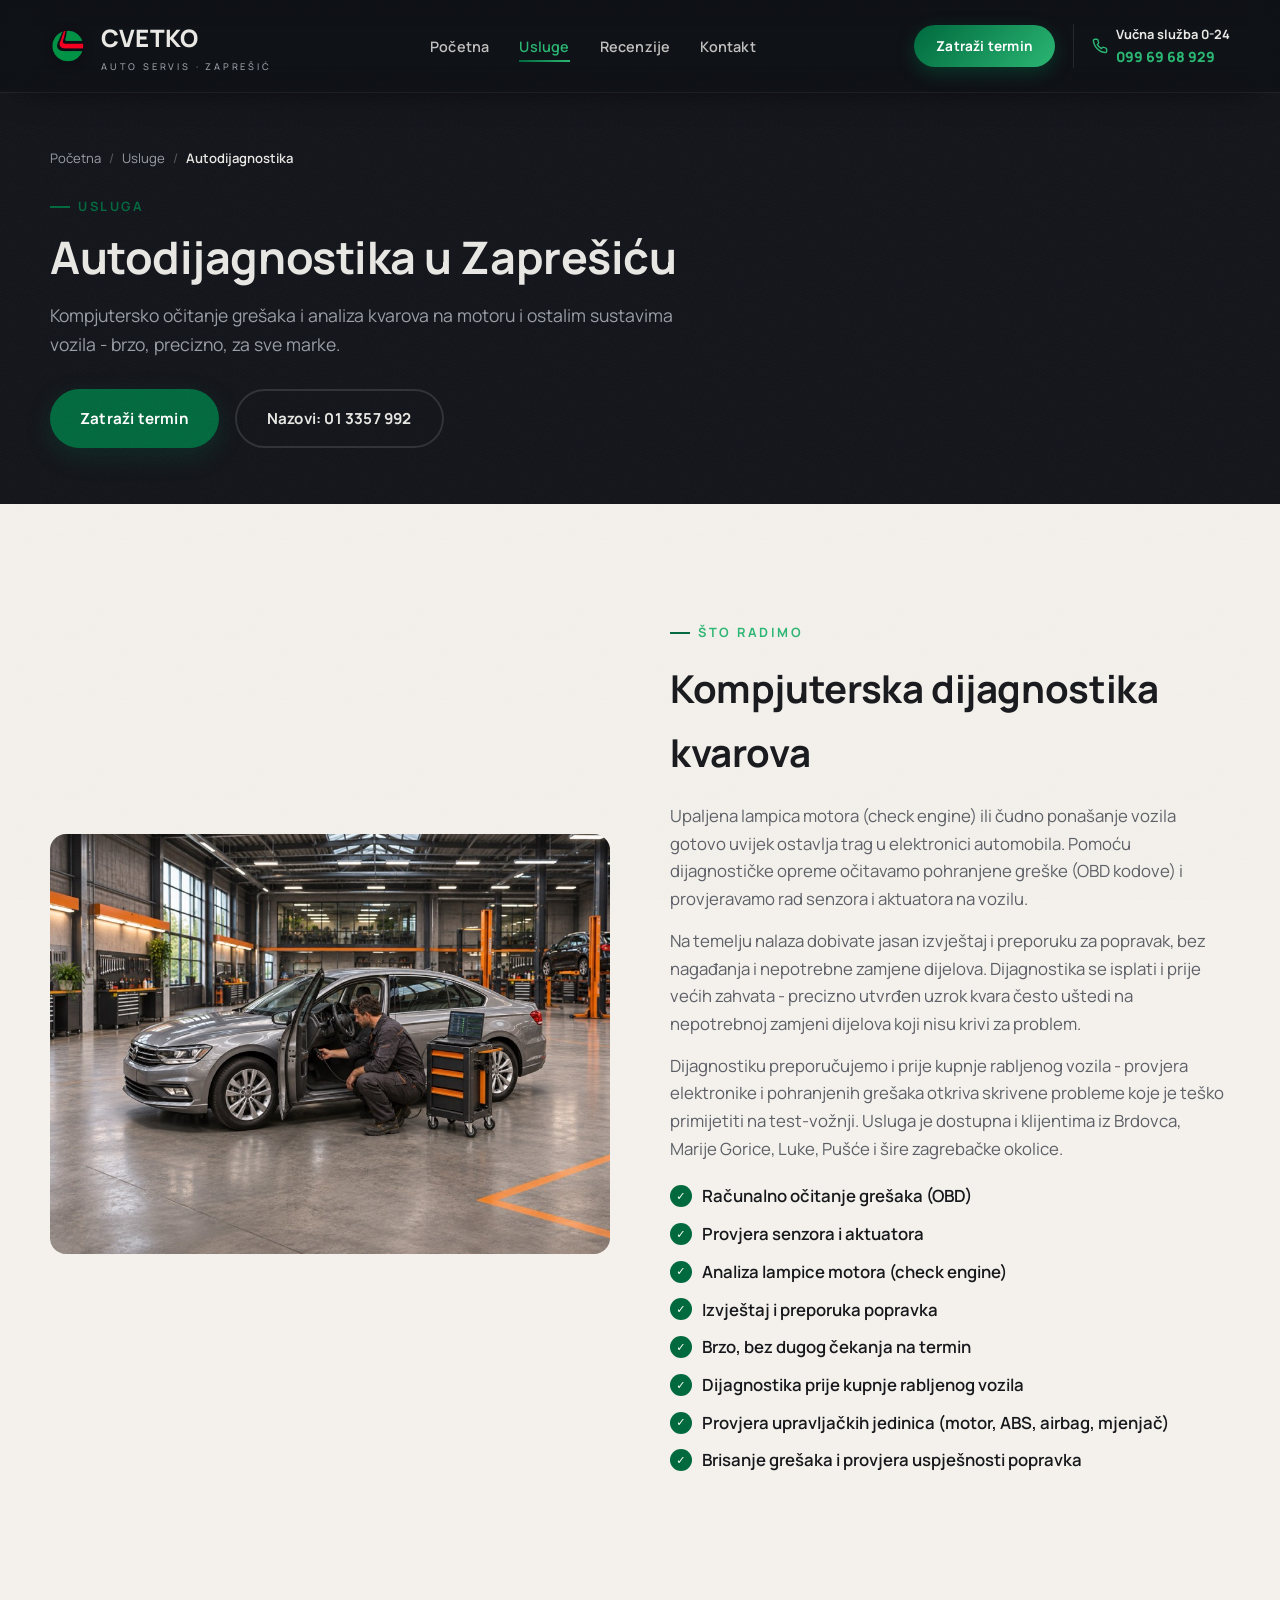
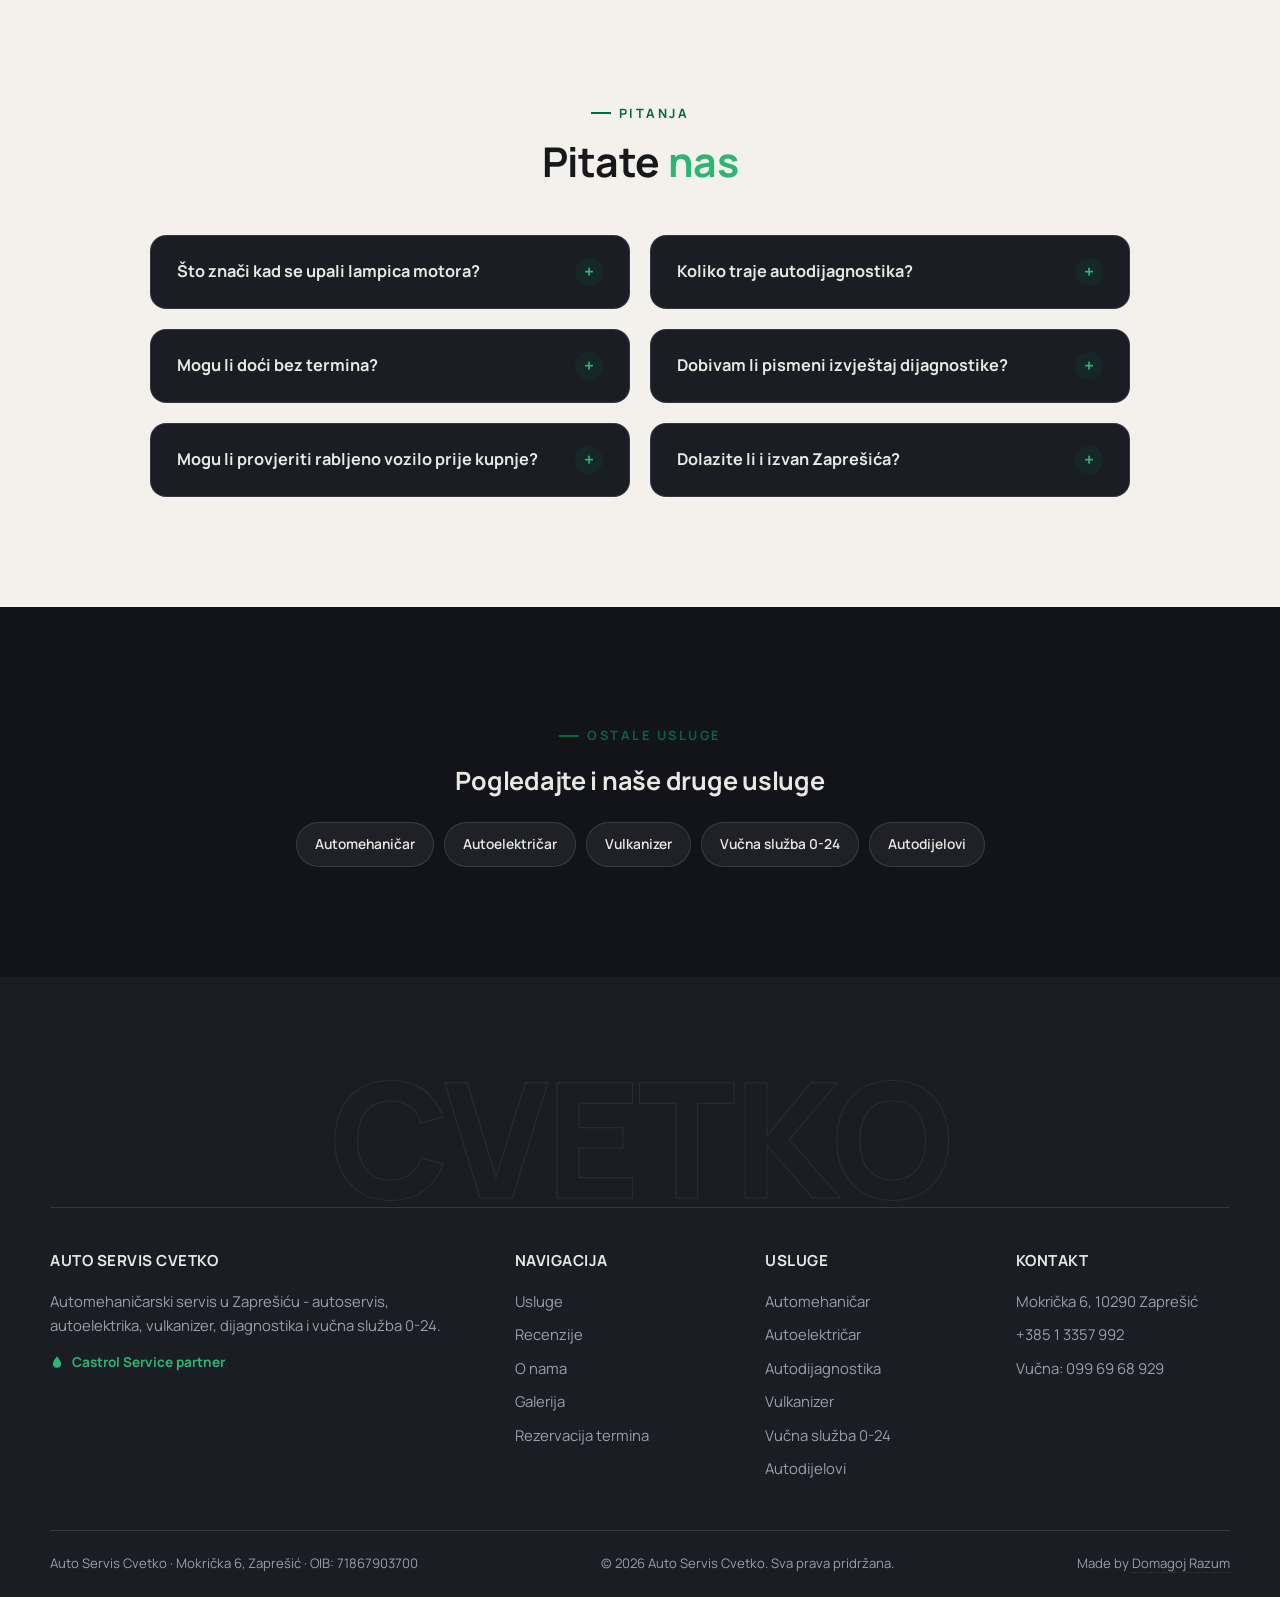
<file: usluge/autodijagnostika.html>
<!DOCTYPE html>
<html lang="hr">
<head>
<meta charset="UTF-8">
<meta name="viewport" content="width=device-width, initial-scale=1.0, viewport-fit=cover">
<link rel="icon" type="image/svg+xml" href="../images/favicon.svg">
<link rel="icon" type="image/png" sizes="32x32" href="../images/favicon-32.png">
<link rel="apple-touch-icon" href="../images/apple-touch-icon.png">
<title>Autodijagnostika Zaprešić | Auto Servis Cvetko</title>
<meta name="description" content="Autodijagnostika u Zaprešiću - kompjutersko očitanje grešaka i analiza kvarova na motoru i ostalim sustavima vozila. Brzo i precizno, za sve marke.">
<link rel="canonical" href="https://servis-cvetko.com/usluge/autodijagnostika.html">
<meta name="theme-color" content="#00693e">
<meta property="og:type" content="website">
<meta property="og:site_name" content="Auto Servis Cvetko">
<meta property="og:locale" content="hr_HR">
<meta property="og:title" content="Autodijagnostika Zaprešić | Auto Servis Cvetko">
<meta property="og:description" content="Kompjutersko očitanje grešaka i analiza kvarova na motoru i ostalim sustavima vozila u Zaprešiću.">
<meta property="og:url" content="https://servis-cvetko.com/usluge/autodijagnostika.html">
<meta property="og:image" content="https://servis-cvetko.com/images/hero-bg.jpg">
<meta name="twitter:card" content="summary_large_image">
<link rel="preconnect" href="https://fonts.googleapis.com">
<link rel="preconnect" href="https://fonts.gstatic.com" crossorigin>
<link href="https://fonts.googleapis.com/css2?family=Manrope:wght@400;500;600;700;800&display=swap" rel="stylesheet">
<link rel="stylesheet" href="../css/style.css">
<script type="application/ld+json">
{
  "@context": "https://schema.org",
  "@type": "Service",
  "serviceType": "Autodijagnostika",
  "name": "Autodijagnostika Zaprešić",
  "provider": {
    "@type": "AutoRepair",
    "name": "Auto Servis Cvetko",
    "telephone": "+38513357992",
    "address": {
      "@type": "PostalAddress",
      "streetAddress": "Mokrička 6",
      "postalCode": "10290",
      "addressLocality": "Zaprešić",
      "addressRegion": "Zagrebačka županija",
      "addressCountry": "HR"
    }
  },
  "areaServed": "Zaprešić",
  "url": "https://servis-cvetko.com/usluge/autodijagnostika.html"
}
</script>
<script type="application/ld+json">
{
  "@context": "https://schema.org",
  "@type": "BreadcrumbList",
  "itemListElement": [
    { "@type": "ListItem", "position": 1, "name": "Početna", "item": "https://servis-cvetko.com/" },
    { "@type": "ListItem", "position": 2, "name": "Usluge", "item": "https://servis-cvetko.com/#usluge" },
    { "@type": "ListItem", "position": 3, "name": "Autodijagnostika", "item": "https://servis-cvetko.com/usluge/autodijagnostika.html" }
  ]
}
</script>
</head>
<body>

<div class="scroll-progress" aria-hidden="true"><span></span></div>

<header class="site-header">
  <div class="site-header-glass">
    <nav class="navbar wrap">
      <a href="../index.html#pocetna" class="logo">
        <img src="../images/castrol-logo.png" alt="Castrol" class="mark">
        <span>CVETKO<span class="sub">Auto Servis &middot; Zaprešić</span></span>
      </a>
      <ul class="nav-links">
        <li><a href="../index.html#pocetna">Početna</a></li>
        <li><a href="../index.html#usluge" class="active">Usluge</a></li>
        <li><a href="../index.html#recenzije">Recenzije</a></li>
        <li><a href="../index.html#kontakt">Kontakt</a></li>
      </ul>
      <div class="nav-cta">
        <a href="../index.html?service=Autodijagnostika#rezervacija" class="nav-cta-btn">Zatraži termin</a>
        <a href="tel:+385996968929" class="phone phone-tow">
          <span class="phone-tow-icon" aria-hidden="true"><svg viewBox="0 0 24 24" fill="none" stroke="currentColor" stroke-width="2.2"><path d="M22 16.9v3a2 2 0 0 1-2.2 2 19.8 19.8 0 0 1-8.6-3.1 19.5 19.5 0 0 1-6-6A19.8 19.8 0 0 1 2.1 4.2 2 2 0 0 1 4.1 2h3a2 2 0 0 1 2 1.7c.1.9.4 1.8.7 2.7a2 2 0 0 1-.5 2.1L8 9.8a16 16 0 0 0 6 6l1.3-1.3a2 2 0 0 1 2.1-.4c.9.3 1.8.6 2.7.7a2 2 0 0 1 1.7 2z"/></svg></span>
          <span class="phone-tow-text">Vučna služba 0-24<small>099 69 68 929</small></span>
        </a>
        <button class="hamburger" aria-label="Meni"><span></span><span></span><span></span></button>
      </div>
    </nav>
  </div>
</header>

<main>

<section class="sec sec-compact">
  <div class="wrap">
    <nav class="breadcrumb" aria-label="Navigacijski put">
      <a href="../index.html#pocetna">Početna</a><span class="sep">/</span>
      <a href="../index.html#usluge">Usluge</a><span class="sep">/</span>
      <span aria-current="page">Autodijagnostika</span>
    </nav>
    <span class="eyebrow">Usluga</span>
    <h1>Autodijagnostika u Zaprešiću</h1>
    <p class="page-lead">Kompjutersko očitanje grešaka i analiza kvarova na motoru i ostalim sustavima vozila - brzo, precizno, za sve marke.</p>
    <div class="hero-buttons">
      <a href="../index.html?service=Autodijagnostika#rezervacija" class="btn">Zatraži termin</a>
      <a href="tel:+38513357992" class="btn btn-outline">Nazovi: 01 3357 992</a>
    </div>
  </div>
</section>

<section class="sec sec-light">
  <div class="wrap about-grid">
    <div class="about-media">
      <img src="../images/gallery-4.jpg" alt="Kompjuterska autodijagnostika vozila u Auto Servisu Cvetko" loading="lazy" width="900" height="675">
    </div>
    <div class="about-text">
      <span class="eyebrow">Što radimo</span>
      <h2>Kompjuterska dijagnostika kvarova</h2>
      <p>Upaljena lampica motora (check engine) ili čudno ponašanje vozila gotovo uvijek ostavlja trag u elektronici automobila. Pomoću dijagnostičke opreme očitavamo pohranjene greške (OBD kodove) i provjeravamo rad senzora i aktuatora na vozilu.</p>
      <p>Na temelju nalaza dobivate jasan izvještaj i preporuku za popravak, bez nagađanja i nepotrebne zamjene dijelova. Dijagnostika se isplati i prije većih zahvata - precizno utvrđen uzrok kvara često uštedi na nepotrebnoj zamjeni dijelova koji nisu krivi za problem.</p>
      <p>Dijagnostiku preporučujemo i prije kupnje rabljenog vozila - provjera elektronike i pohranjenih grešaka otkriva skrivene probleme koje je teško primijetiti na test-vožnji. Usluga je dostupna i klijentima iz Brdovca, Marije Gorice, Luke, Pušće i šire zagrebačke okolice.</p>
      <ul class="about-list">
        <li>Računalno očitanje grešaka (OBD)</li>
        <li>Provjera senzora i aktuatora</li>
        <li>Analiza lampice motora (check engine)</li>
        <li>Izvještaj i preporuka popravka</li>
        <li>Brzo, bez dugog čekanja na termin</li>
        <li>Dijagnostika prije kupnje rabljenog vozila</li>
        <li>Provjera upravljačkih jedinica (motor, ABS, airbag, mjenjač)</li>
        <li>Brisanje grešaka i provjera uspješnosti popravka</li>
      </ul>
    </div>
  </div>
</section>

<section class="sec sec-light">
  <div class="wrap">
    <div class="sec-h">
      <span class="eyebrow">Pitanja</span>
      <h2>Pitate <span class="serif">nas</span></h2>
    </div>
    <div class="faq">
      <details>
        <summary>Što znači kad se upali lampica motora?</summary>
        <p>Lampica motora (check engine) ukazuje na pohranjenu grešku u elektronici vozila - uzrok može biti od manje greške senzora do ozbiljnijeg kvara. Dijagnostika otkriva točan razlog.</p>
      </details>
      <details>
        <summary>Koliko traje autodijagnostika?</summary>
        <p>Osnovno očitanje grešaka traje tipično 20-30 minuta, ovisno o vozilu i opsegu provjere.</p>
      </details>
      <details>
        <summary>Mogu li doći bez termina?</summary>
        <p>Preporučujemo prethodno zakazivanje telefonski na +385 1 3357 992 kako bismo vam osigurali termin bez čekanja.</p>
      </details>
      <details>
        <summary>Dobivam li pismeni izvještaj dijagnostike?</summary>
        <p>Da, nakon provjere dobivate jasan izvještaj s pronađenim greškama i preporukom za popravak.</p>
      </details>
      <details>
        <summary>Mogu li provjeriti rabljeno vozilo prije kupnje?</summary>
        <p>Da, dijagnostika prije kupnje rabljenog vozila pomaže otkriti skrivene kvarove i uštedjeti na naknadnim popravcima.</p>
      </details>
      <details>
        <summary>Dolazite li i izvan Zaprešića?</summary>
        <p>Dijagnostiku obavljamo i za klijente iz okolnih mjesta poput Brdovca, Marije Gorice, Luke i Pušće - javite nam se za dogovor oko termina.</p>
      </details>
    </div>
  </div>
</section>

<section class="sec text-center">
  <div class="wrap">
    <span class="eyebrow">Ostale usluge</span>
    <h2 style="margin-bottom:20px;">Pogledajte i naše druge usluge</h2>
    <div class="tag-links center">
      <a href="automehanicar.html">Automehaničar</a>
      <a href="autoelektricar.html">Autoelektričar</a>
      <a href="vulkanizer.html">Vulkanizer</a>
      <a href="vucna-sluzba.html">Vučna služba 0-24</a>
      <a href="autodijelovi.html">Autodijelovi</a>
    </div>
  </div>
</section>

</main>

<footer class="site-footer">
  <p class="footer-watermark" aria-hidden="true">CVETKO</p>
  <div class="wrap footer-grid">
    <div>
      <h4>Auto Servis Cvetko</h4>
      <p>Automehaničarski servis u Zaprešiću - autoservis, autoelektrika, vulkanizer, dijagnostika i vučna služba 0-24.</p>
      <div class="footer-castrol">
        <span class="castrol-dot" aria-hidden="true"><svg viewBox="0 0 24 24" fill="currentColor"><path d="M12 2C12 2 5 10.5 5 15a7 7 0 0 0 14 0c0-4.5-7-13-7-13z"/></svg></span>
        Castrol Service partner
      </div>
    </div>
    <div>
      <h4>Navigacija</h4>
      <ul>
        <li><a href="../index.html#usluge">Usluge</a></li>
        <li><a href="../index.html#recenzije">Recenzije</a></li>
        <li><a href="../index.html#o-nama">O nama</a></li>
        <li><a href="../index.html#galerija">Galerija</a></li>
          <li><a href="../index.html#rezervacija">Rezervacija termina</a></li>
      </ul>
    </div>
    <div>
      <h4>Usluge</h4>
      <ul>
        <li><a href="automehanicar.html">Automehaničar</a></li>
        <li><a href="autoelektricar.html">Autoelektričar</a></li>
        <li><a href="autodijagnostika.html">Autodijagnostika</a></li>
        <li><a href="vulkanizer.html">Vulkanizer</a></li>
        <li><a href="vucna-sluzba.html">Vučna služba 0-24</a></li>
        <li><a href="autodijelovi.html">Autodijelovi</a></li>
      </ul>
    </div>
    <div>
      <h4>Kontakt</h4>
      <ul>
        <li>Mokrička 6, 10290 Zaprešić</li>
        <li><a href="tel:+38513357992">+385 1 3357 992</a></li>
        <li>Vučna: <a href="tel:+385996968929">099 69 68 929</a></li>
      </ul>
    </div>
  </div>
  <div class="wrap footer-bottom">
    <span>Auto Servis Cvetko · Mokrička 6, Zaprešić · OIB: 71867903700</span>
    <span>&copy; 2026 Auto Servis Cvetko. Sva prava pridržana.</span>
    <span class="footer-credit">Made by <a href="https://www.linkedin.com/in/domagojrazum/" target="_blank" rel="noopener">Domagoj Razum</a></span>
  </div>
</footer>

<div class="callbar">
  <a class="call" href="tel:+38513357992">
    <svg viewBox="0 0 24 24" fill="none" stroke="currentColor" stroke-width="2.2"><path d="M22 16.9v3a2 2 0 0 1-2.2 2 19.8 19.8 0 0 1-8.6-3.1 19.5 19.5 0 0 1-6-6A19.8 19.8 0 0 1 2.1 4.2 2 2 0 0 1 4.1 2h3a2 2 0 0 1 2 1.7c.1.9.4 1.8.7 2.7a2 2 0 0 1-.5 2.1L8 9.8a16 16 0 0 0 6 6l1.3-1.3a2 2 0 0 1 2.1-.4c.9.3 1.8.6 2.7.7a2 2 0 0 1 1.7 2z"/></svg>
    Nazovi
  </a>
  <a href="https://www.google.com/maps?q=Mokri%C4%8Dka+6,+10290+Zapre%C5%A1i%C4%87" target="_blank" rel="noopener">
    <svg viewBox="0 0 24 24" fill="none" stroke="currentColor" stroke-width="2.2"><path d="M20 10c0 6-8 12-8 12S4 16 4 10a8 8 0 0 1 16 0z"/><circle cx="12" cy="10" r="3"/></svg>
    Karta
  </a>
</div>

<button class="back-to-top" id="back-to-top" aria-label="Povratak na vrh stranice" hidden>
  <svg viewBox="0 0 24 24" fill="none" stroke="currentColor" stroke-width="2.4"><path d="M12 19V5M5 12l7-7 7 7"/></svg>
</button>

<script src="../js/main.js"></script>
</body>
</html>
</file>
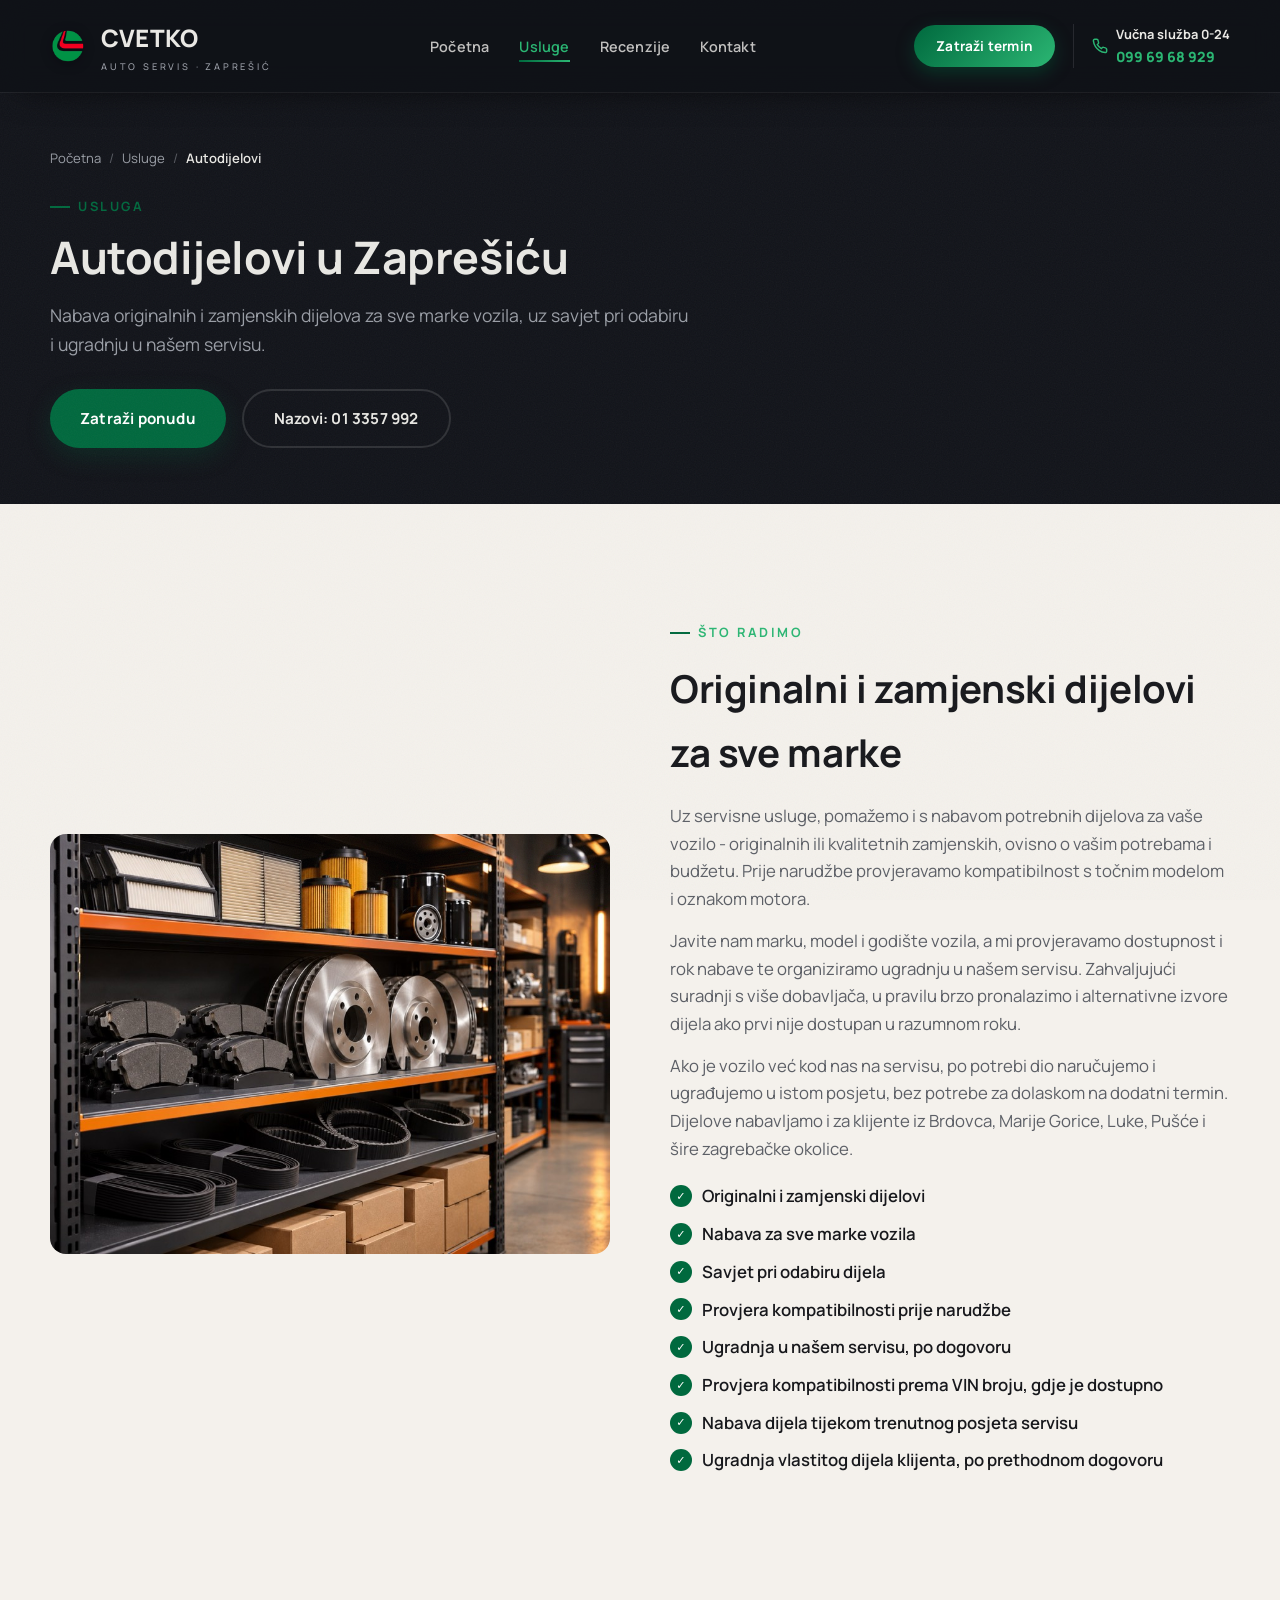
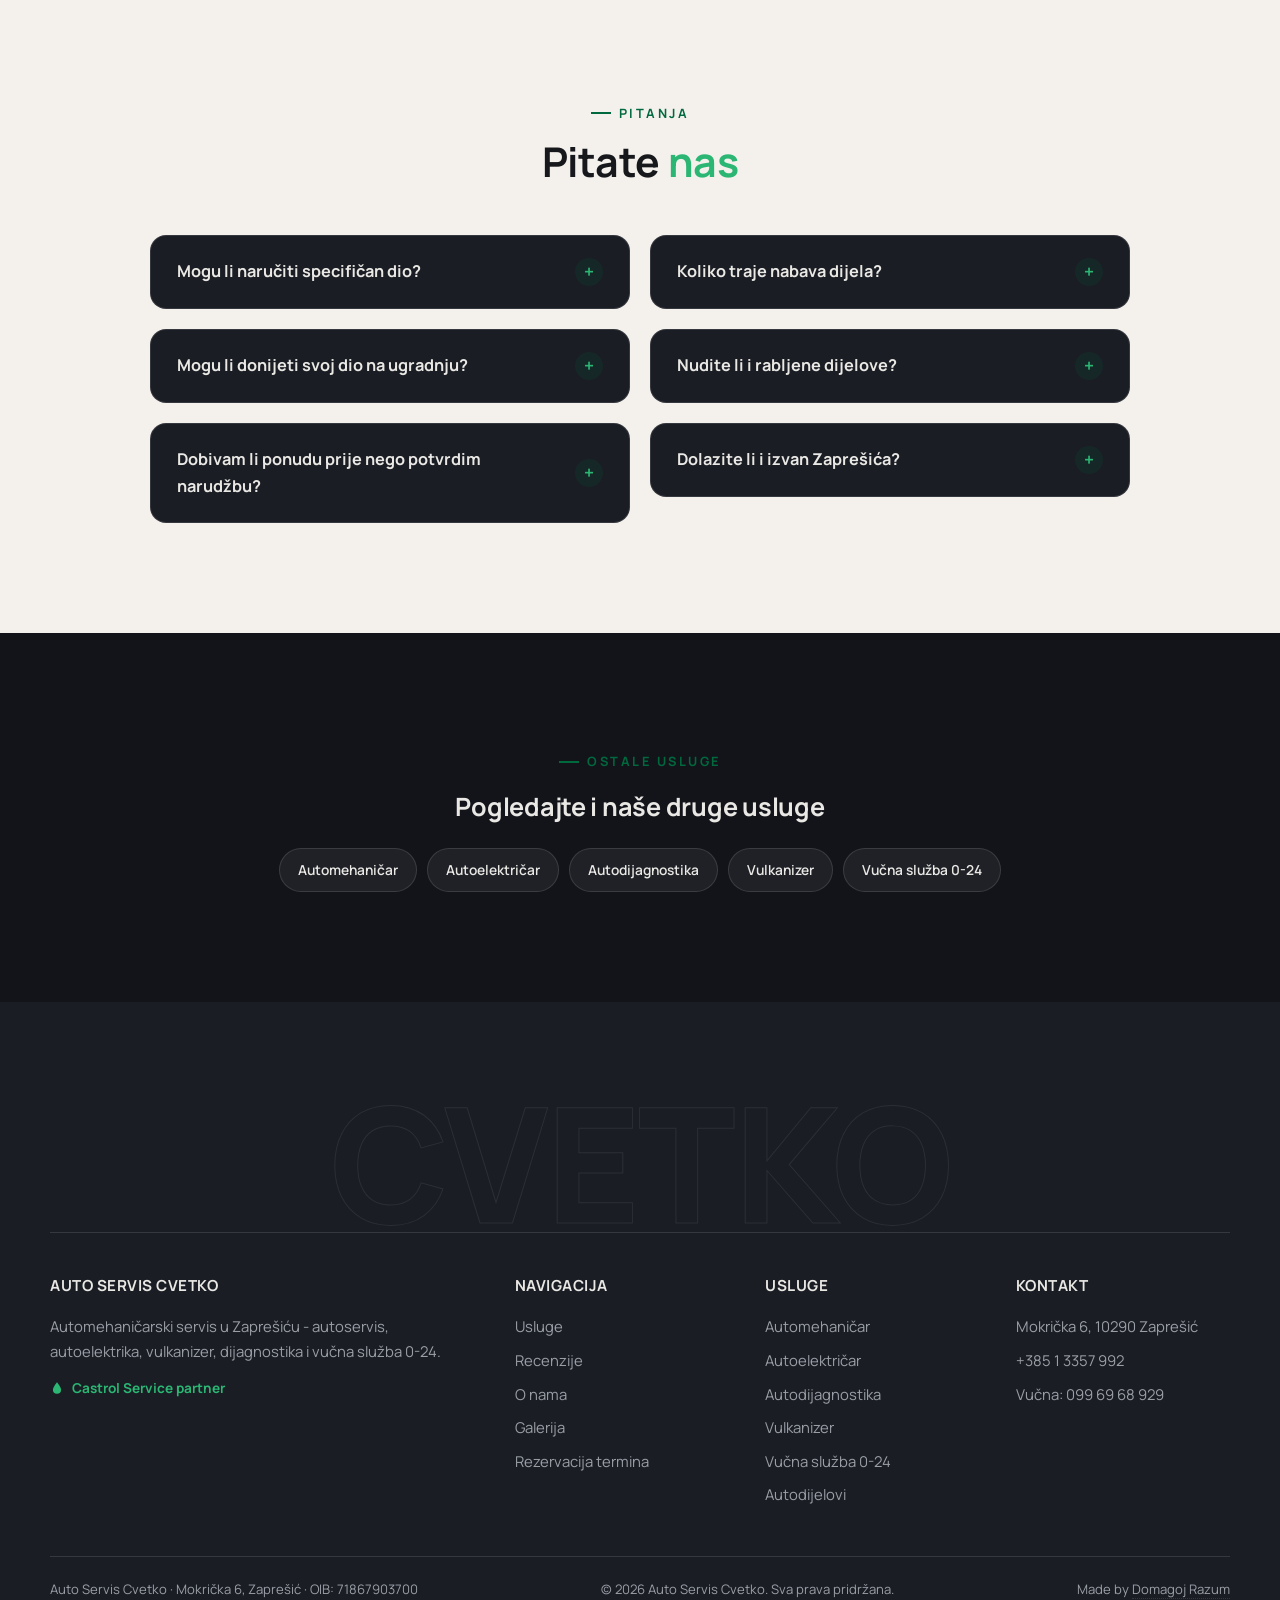
<file: usluge/autodijelovi.html>
<!DOCTYPE html>
<html lang="hr">
<head>
<meta charset="UTF-8">
<meta name="viewport" content="width=device-width, initial-scale=1.0, viewport-fit=cover">
<link rel="icon" type="image/svg+xml" href="../images/favicon.svg">
<link rel="icon" type="image/png" sizes="32x32" href="../images/favicon-32.png">
<link rel="apple-touch-icon" href="../images/apple-touch-icon.png">
<title>Autodijelovi Zaprešić | Auto Servis Cvetko</title>
<meta name="description" content="Nabava originalnih i zamjenskih autodijelova u Zaprešiću za sve marke vozila, uz ugradnju u našem servisu. Javite nam marku i model za ponudu.">
<link rel="canonical" href="https://servis-cvetko.com/usluge/autodijelovi.html">
<meta name="theme-color" content="#00693e">
<meta property="og:type" content="website">
<meta property="og:site_name" content="Auto Servis Cvetko">
<meta property="og:locale" content="hr_HR">
<meta property="og:title" content="Autodijelovi Zaprešić | Auto Servis Cvetko">
<meta property="og:description" content="Nabava originalnih i zamjenskih autodijelova za sve marke vozila, uz ugradnju u našem servisu u Zaprešiću.">
<meta property="og:url" content="https://servis-cvetko.com/usluge/autodijelovi.html">
<meta property="og:image" content="https://servis-cvetko.com/images/hero-bg.jpg">
<meta name="twitter:card" content="summary_large_image">
<link rel="preconnect" href="https://fonts.googleapis.com">
<link rel="preconnect" href="https://fonts.gstatic.com" crossorigin>
<link href="https://fonts.googleapis.com/css2?family=Manrope:wght@400;500;600;700;800&display=swap" rel="stylesheet">
<link rel="stylesheet" href="../css/style.css">
<script type="application/ld+json">
{
  "@context": "https://schema.org",
  "@type": "Service",
  "serviceType": "Nabava autodijelova",
  "name": "Autodijelovi Zaprešić",
  "provider": {
    "@type": "AutoRepair",
    "name": "Auto Servis Cvetko",
    "telephone": "+38513357992",
    "address": {
      "@type": "PostalAddress",
      "streetAddress": "Mokrička 6",
      "postalCode": "10290",
      "addressLocality": "Zaprešić",
      "addressRegion": "Zagrebačka županija",
      "addressCountry": "HR"
    }
  },
  "areaServed": "Zaprešić",
  "url": "https://servis-cvetko.com/usluge/autodijelovi.html"
}
</script>
<script type="application/ld+json">
{
  "@context": "https://schema.org",
  "@type": "BreadcrumbList",
  "itemListElement": [
    { "@type": "ListItem", "position": 1, "name": "Početna", "item": "https://servis-cvetko.com/" },
    { "@type": "ListItem", "position": 2, "name": "Usluge", "item": "https://servis-cvetko.com/#usluge" },
    { "@type": "ListItem", "position": 3, "name": "Autodijelovi", "item": "https://servis-cvetko.com/usluge/autodijelovi.html" }
  ]
}
</script>
</head>
<body>

<div class="scroll-progress" aria-hidden="true"><span></span></div>

<header class="site-header">
  <div class="site-header-glass">
    <nav class="navbar wrap">
      <a href="../index.html#pocetna" class="logo">
        <img src="../images/castrol-logo.png" alt="Castrol" class="mark">
        <span>CVETKO<span class="sub">Auto Servis &middot; Zaprešić</span></span>
      </a>
      <ul class="nav-links">
        <li><a href="../index.html#pocetna">Početna</a></li>
        <li><a href="../index.html#usluge" class="active">Usluge</a></li>
        <li><a href="../index.html#recenzije">Recenzije</a></li>
        <li><a href="../index.html#kontakt">Kontakt</a></li>
      </ul>
      <div class="nav-cta">
        <a href="../index.html?service=Autodijelovi#rezervacija" class="nav-cta-btn">Zatraži termin</a>
        <a href="tel:+385996968929" class="phone phone-tow">
          <span class="phone-tow-icon" aria-hidden="true"><svg viewBox="0 0 24 24" fill="none" stroke="currentColor" stroke-width="2.2"><path d="M22 16.9v3a2 2 0 0 1-2.2 2 19.8 19.8 0 0 1-8.6-3.1 19.5 19.5 0 0 1-6-6A19.8 19.8 0 0 1 2.1 4.2 2 2 0 0 1 4.1 2h3a2 2 0 0 1 2 1.7c.1.9.4 1.8.7 2.7a2 2 0 0 1-.5 2.1L8 9.8a16 16 0 0 0 6 6l1.3-1.3a2 2 0 0 1 2.1-.4c.9.3 1.8.6 2.7.7a2 2 0 0 1 1.7 2z"/></svg></span>
          <span class="phone-tow-text">Vučna služba 0-24<small>099 69 68 929</small></span>
        </a>
        <button class="hamburger" aria-label="Meni"><span></span><span></span><span></span></button>
      </div>
    </nav>
  </div>
</header>

<main>

<section class="sec sec-compact">
  <div class="wrap">
    <nav class="breadcrumb" aria-label="Navigacijski put">
      <a href="../index.html#pocetna">Početna</a><span class="sep">/</span>
      <a href="../index.html#usluge">Usluge</a><span class="sep">/</span>
      <span aria-current="page">Autodijelovi</span>
    </nav>
    <span class="eyebrow">Usluga</span>
    <h1>Autodijelovi u Zaprešiću</h1>
    <p class="page-lead">Nabava originalnih i zamjenskih dijelova za sve marke vozila, uz savjet pri odabiru i ugradnju u našem servisu.</p>
    <div class="hero-buttons">
      <a href="../index.html?service=Autodijelovi#rezervacija" class="btn">Zatraži ponudu</a>
      <a href="tel:+38513357992" class="btn btn-outline">Nazovi: 01 3357 992</a>
    </div>
  </div>
</section>

<section class="sec sec-light">
  <div class="wrap about-grid">
    <div class="about-media">
      <img src="../images/gallery-6.jpg" alt="Nabava autodijelova u Auto Servisu Cvetko u Zaprešiću" loading="lazy" width="900" height="675">
    </div>
    <div class="about-text">
      <span class="eyebrow">Što radimo</span>
      <h2>Originalni i zamjenski dijelovi za sve marke</h2>
      <p>Uz servisne usluge, pomažemo i s nabavom potrebnih dijelova za vaše vozilo - originalnih ili kvalitetnih zamjenskih, ovisno o vašim potrebama i budžetu. Prije narudžbe provjeravamo kompatibilnost s točnim modelom i oznakom motora.</p>
      <p>Javite nam marku, model i godište vozila, a mi provjeravamo dostupnost i rok nabave te organiziramo ugradnju u našem servisu. Zahvaljujući suradnji s više dobavljača, u pravilu brzo pronalazimo i alternativne izvore dijela ako prvi nije dostupan u razumnom roku.</p>
      <p>Ako je vozilo već kod nas na servisu, po potrebi dio naručujemo i ugrađujemo u istom posjetu, bez potrebe za dolaskom na dodatni termin. Dijelove nabavljamo i za klijente iz Brdovca, Marije Gorice, Luke, Pušće i šire zagrebačke okolice.</p>
      <ul class="about-list">
        <li>Originalni i zamjenski dijelovi</li>
        <li>Nabava za sve marke vozila</li>
        <li>Savjet pri odabiru dijela</li>
        <li>Provjera kompatibilnosti prije narudžbe</li>
        <li>Ugradnja u našem servisu, po dogovoru</li>
        <li>Provjera kompatibilnosti prema VIN broju, gdje je dostupno</li>
        <li>Nabava dijela tijekom trenutnog posjeta servisu</li>
        <li>Ugradnja vlastitog dijela klijenta, po prethodnom dogovoru</li>
      </ul>
    </div>
  </div>
</section>

<section class="sec sec-light">
  <div class="wrap">
    <div class="sec-h">
      <span class="eyebrow">Pitanja</span>
      <h2>Pitate <span class="serif">nas</span></h2>
    </div>
    <div class="faq">
      <details>
        <summary>Mogu li naručiti specifičan dio?</summary>
        <p>Da, javite nam marku, model, godište i oznaku motora, a mi provjeravamo dostupnost traženog dijela.</p>
      </details>
      <details>
        <summary>Koliko traje nabava dijela?</summary>
        <p>Ovisi o dostupnosti - neki dijelovi su dostupni odmah, dok nabava specifičnijih dijelova može trajati nekoliko dana. Javite nam se za procjenu.</p>
      </details>
      <details>
        <summary>Mogu li donijeti svoj dio na ugradnju?</summary>
        <p>Javite nam se unaprijed s podacima o dijelu i vozilu, kako bismo provjerili mogućnost ugradnje.</p>
      </details>
      <details>
        <summary>Nudite li i rabljene dijelove?</summary>
        <p>Ovisno o dijelu i dostupnosti, po dogovoru možemo provjeriti i opciju rabljenog dijela - javite nam što trebate.</p>
      </details>
      <details>
        <summary>Dobivam li ponudu prije nego potvrdim narudžbu?</summary>
        <p>Da, prije narudžbe uvijek dobivate cijenu i procijenjeni rok isporuke, kako biste mogli potvrditi prije nego krenemo s nabavom.</p>
      </details>
      <details>
        <summary>Dolazite li i izvan Zaprešića?</summary>
        <p>Nabavu i ugradnju dijelova organiziramo i za klijente iz okolnih mjesta poput Brdovca, Marije Gorice, Luke i Pušće - javite nam se za dogovor.</p>
      </details>
    </div>
  </div>
</section>

<section class="sec text-center">
  <div class="wrap">
    <span class="eyebrow">Ostale usluge</span>
    <h2 style="margin-bottom:20px;">Pogledajte i naše druge usluge</h2>
    <div class="tag-links center">
      <a href="automehanicar.html">Automehaničar</a>
      <a href="autoelektricar.html">Autoelektričar</a>
      <a href="autodijagnostika.html">Autodijagnostika</a>
      <a href="vulkanizer.html">Vulkanizer</a>
      <a href="vucna-sluzba.html">Vučna služba 0-24</a>
    </div>
  </div>
</section>

</main>

<footer class="site-footer">
  <p class="footer-watermark" aria-hidden="true">CVETKO</p>
  <div class="wrap footer-grid">
    <div>
      <h4>Auto Servis Cvetko</h4>
      <p>Automehaničarski servis u Zaprešiću - autoservis, autoelektrika, vulkanizer, dijagnostika i vučna služba 0-24.</p>
      <div class="footer-castrol">
        <span class="castrol-dot" aria-hidden="true"><svg viewBox="0 0 24 24" fill="currentColor"><path d="M12 2C12 2 5 10.5 5 15a7 7 0 0 0 14 0c0-4.5-7-13-7-13z"/></svg></span>
        Castrol Service partner
      </div>
    </div>
    <div>
      <h4>Navigacija</h4>
      <ul>
        <li><a href="../index.html#usluge">Usluge</a></li>
        <li><a href="../index.html#recenzije">Recenzije</a></li>
        <li><a href="../index.html#o-nama">O nama</a></li>
        <li><a href="../index.html#galerija">Galerija</a></li>
          <li><a href="../index.html#rezervacija">Rezervacija termina</a></li>
      </ul>
    </div>
    <div>
      <h4>Usluge</h4>
      <ul>
        <li><a href="automehanicar.html">Automehaničar</a></li>
        <li><a href="autoelektricar.html">Autoelektričar</a></li>
        <li><a href="autodijagnostika.html">Autodijagnostika</a></li>
        <li><a href="vulkanizer.html">Vulkanizer</a></li>
        <li><a href="vucna-sluzba.html">Vučna služba 0-24</a></li>
        <li><a href="autodijelovi.html">Autodijelovi</a></li>
      </ul>
    </div>
    <div>
      <h4>Kontakt</h4>
      <ul>
        <li>Mokrička 6, 10290 Zaprešić</li>
        <li><a href="tel:+38513357992">+385 1 3357 992</a></li>
        <li>Vučna: <a href="tel:+385996968929">099 69 68 929</a></li>
      </ul>
    </div>
  </div>
  <div class="wrap footer-bottom">
    <span>Auto Servis Cvetko · Mokrička 6, Zaprešić · OIB: 71867903700</span>
    <span>&copy; 2026 Auto Servis Cvetko. Sva prava pridržana.</span>
    <span class="footer-credit">Made by <a href="https://www.linkedin.com/in/domagojrazum/" target="_blank" rel="noopener">Domagoj Razum</a></span>
  </div>
</footer>

<div class="callbar">
  <a class="call" href="tel:+38513357992">
    <svg viewBox="0 0 24 24" fill="none" stroke="currentColor" stroke-width="2.2"><path d="M22 16.9v3a2 2 0 0 1-2.2 2 19.8 19.8 0 0 1-8.6-3.1 19.5 19.5 0 0 1-6-6A19.8 19.8 0 0 1 2.1 4.2 2 2 0 0 1 4.1 2h3a2 2 0 0 1 2 1.7c.1.9.4 1.8.7 2.7a2 2 0 0 1-.5 2.1L8 9.8a16 16 0 0 0 6 6l1.3-1.3a2 2 0 0 1 2.1-.4c.9.3 1.8.6 2.7.7a2 2 0 0 1 1.7 2z"/></svg>
    Nazovi
  </a>
  <a href="https://www.google.com/maps?q=Mokri%C4%8Dka+6,+10290+Zapre%C5%A1i%C4%87" target="_blank" rel="noopener">
    <svg viewBox="0 0 24 24" fill="none" stroke="currentColor" stroke-width="2.2"><path d="M20 10c0 6-8 12-8 12S4 16 4 10a8 8 0 0 1 16 0z"/><circle cx="12" cy="10" r="3"/></svg>
    Karta
  </a>
</div>

<button class="back-to-top" id="back-to-top" aria-label="Povratak na vrh stranice" hidden>
  <svg viewBox="0 0 24 24" fill="none" stroke="currentColor" stroke-width="2.4"><path d="M12 19V5M5 12l7-7 7 7"/></svg>
</button>

<script src="../js/main.js"></script>
</body>
</html>
</file>
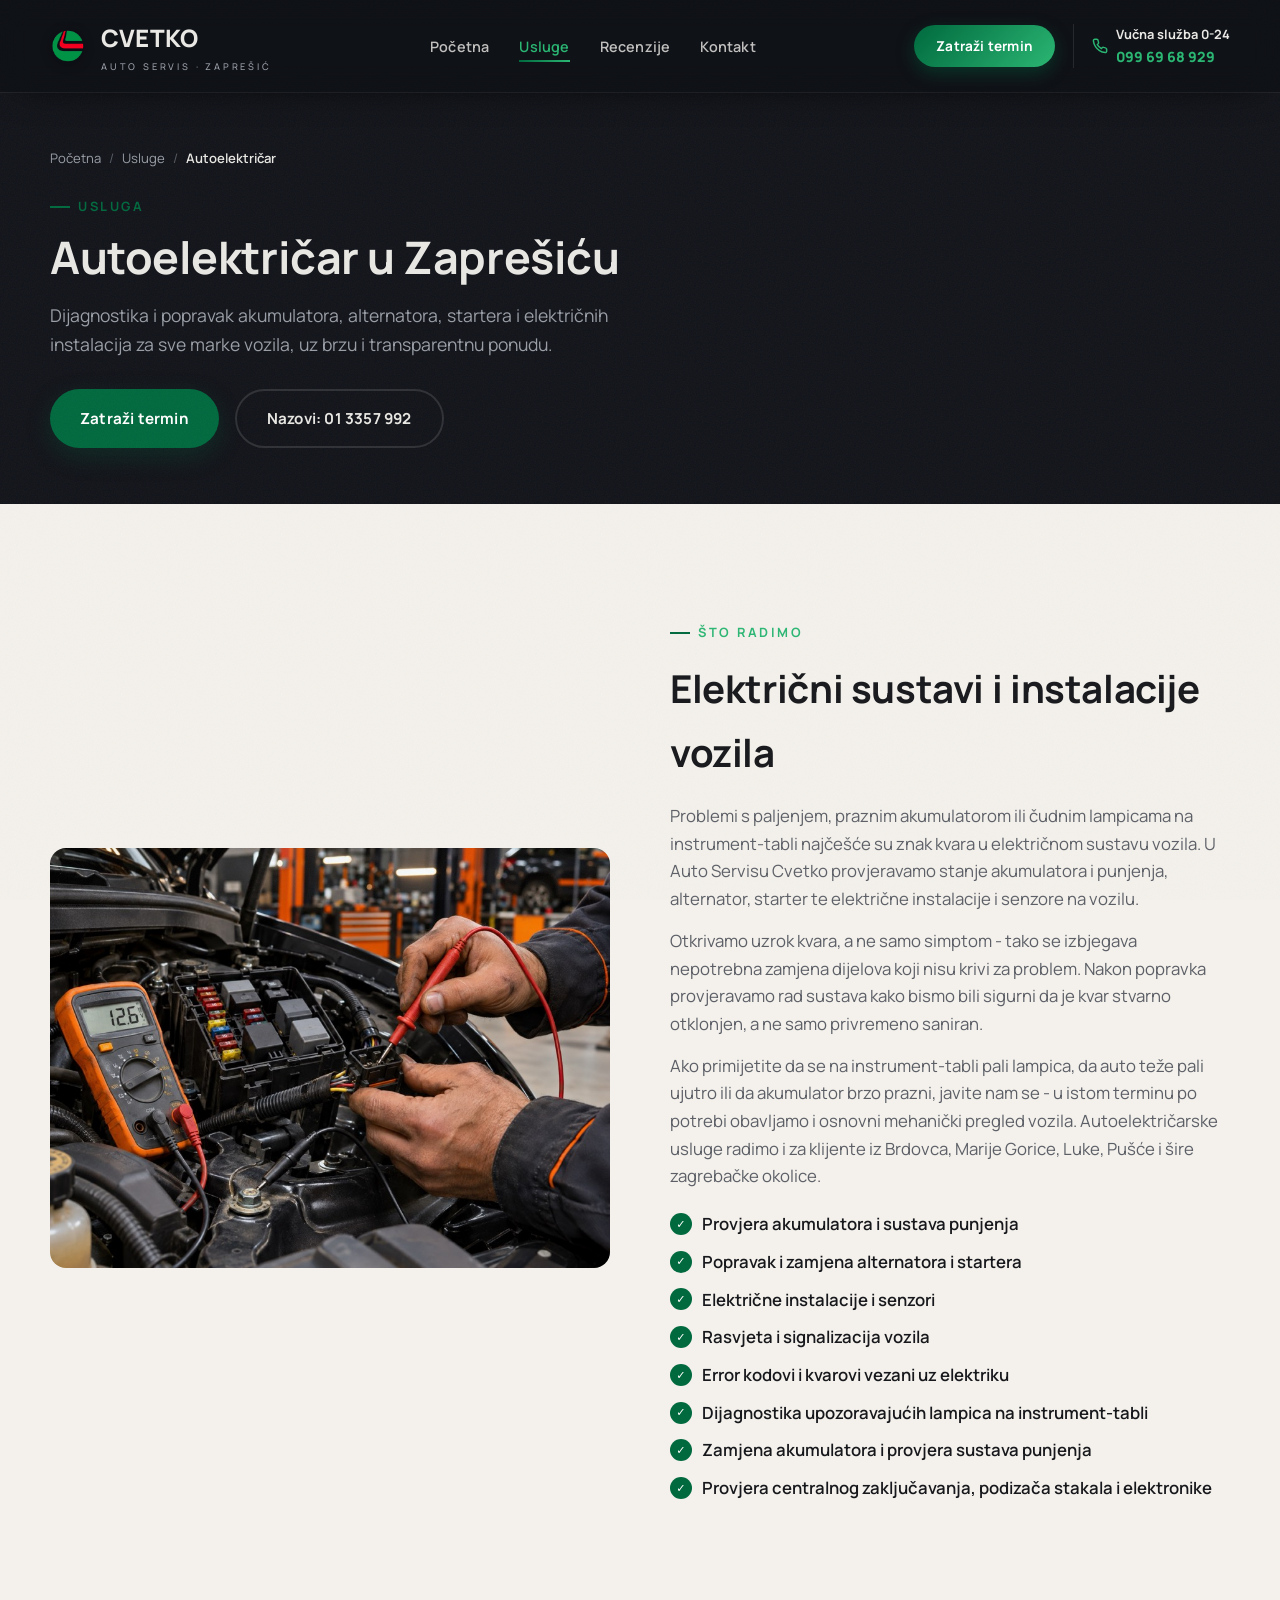
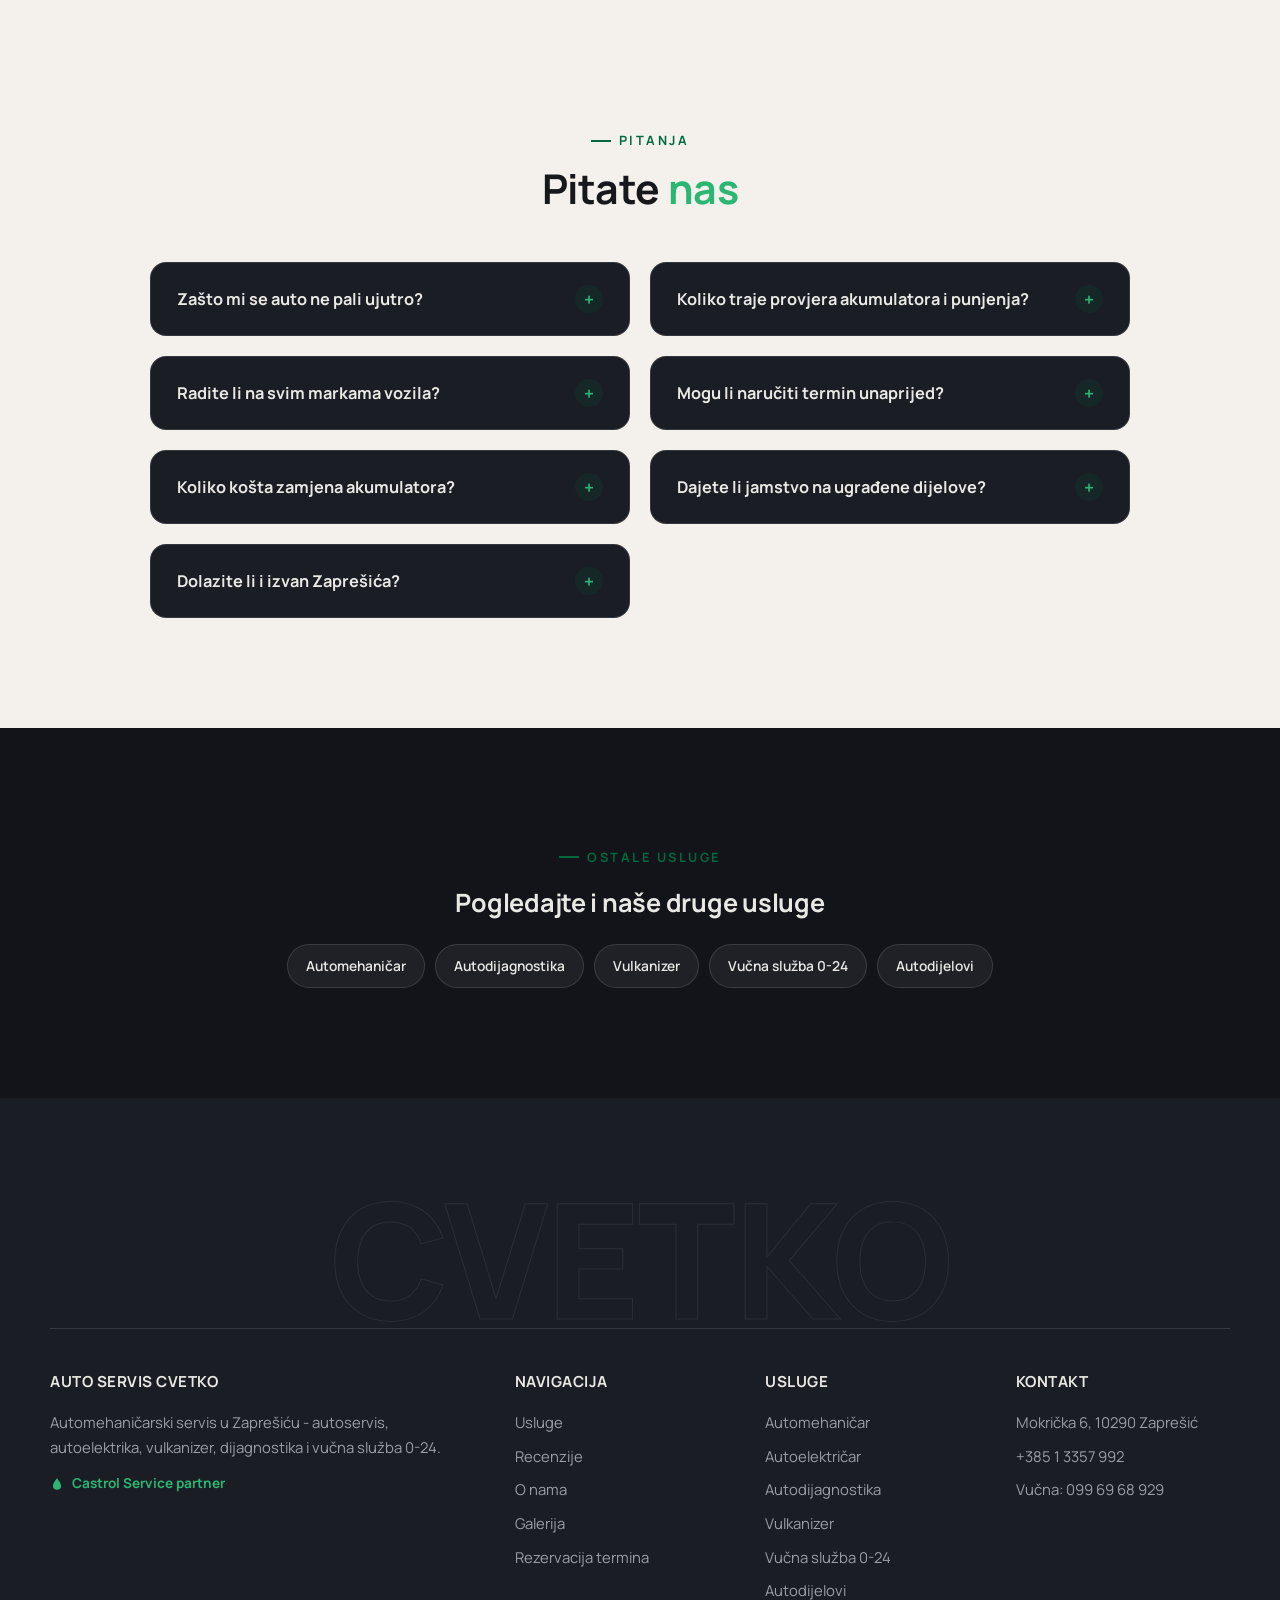
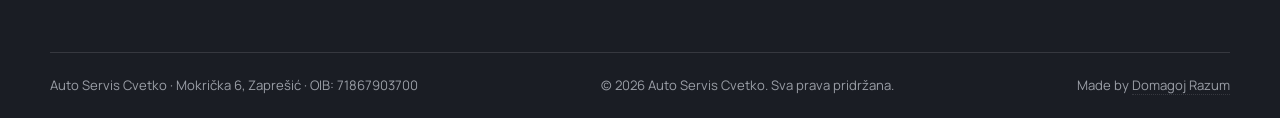
<file: usluge/autoelektricar.html>
<!DOCTYPE html>
<html lang="hr">
<head>
<meta charset="UTF-8">
<meta name="viewport" content="width=device-width, initial-scale=1.0, viewport-fit=cover">
<link rel="icon" type="image/svg+xml" href="../images/favicon.svg">
<link rel="icon" type="image/png" sizes="32x32" href="../images/favicon-32.png">
<link rel="apple-touch-icon" href="../images/apple-touch-icon.png">
<title>Autoelektričar Zaprešić | Auto Servis Cvetko</title>
<meta name="description" content="Autoelektričar u Zaprešiću - dijagnostika i popravak akumulatora, alternatora, startera i električnih instalacija za sve marke vozila. Zatražite termin.">
<link rel="canonical" href="https://servis-cvetko.com/usluge/autoelektricar.html">
<meta name="theme-color" content="#00693e">
<meta property="og:type" content="website">
<meta property="og:site_name" content="Auto Servis Cvetko">
<meta property="og:locale" content="hr_HR">
<meta property="og:title" content="Autoelektričar Zaprešić | Auto Servis Cvetko">
<meta property="og:description" content="Dijagnostika i popravak akumulatora, alternatora, startera i električnih instalacija za sve marke vozila u Zaprešiću.">
<meta property="og:url" content="https://servis-cvetko.com/usluge/autoelektricar.html">
<meta property="og:image" content="https://servis-cvetko.com/images/hero-bg.jpg">
<meta name="twitter:card" content="summary_large_image">
<link rel="preconnect" href="https://fonts.googleapis.com">
<link rel="preconnect" href="https://fonts.gstatic.com" crossorigin>
<link href="https://fonts.googleapis.com/css2?family=Manrope:wght@400;500;600;700;800&display=swap" rel="stylesheet">
<link rel="stylesheet" href="../css/style.css">
<script type="application/ld+json">
{
  "@context": "https://schema.org",
  "@type": "Service",
  "serviceType": "Autoelektričarski servis",
  "name": "Autoelektričar Zaprešić",
  "provider": {
    "@type": "AutoRepair",
    "name": "Auto Servis Cvetko",
    "telephone": "+38513357992",
    "address": {
      "@type": "PostalAddress",
      "streetAddress": "Mokrička 6",
      "postalCode": "10290",
      "addressLocality": "Zaprešić",
      "addressRegion": "Zagrebačka županija",
      "addressCountry": "HR"
    }
  },
  "areaServed": "Zaprešić",
  "url": "https://servis-cvetko.com/usluge/autoelektricar.html"
}
</script>
<script type="application/ld+json">
{
  "@context": "https://schema.org",
  "@type": "BreadcrumbList",
  "itemListElement": [
    { "@type": "ListItem", "position": 1, "name": "Početna", "item": "https://servis-cvetko.com/" },
    { "@type": "ListItem", "position": 2, "name": "Usluge", "item": "https://servis-cvetko.com/#usluge" },
    { "@type": "ListItem", "position": 3, "name": "Autoelektričar", "item": "https://servis-cvetko.com/usluge/autoelektricar.html" }
  ]
}
</script>
</head>
<body>

<div class="scroll-progress" aria-hidden="true"><span></span></div>

<header class="site-header">
  <div class="site-header-glass">
    <nav class="navbar wrap">
      <a href="../index.html#pocetna" class="logo">
        <img src="../images/castrol-logo.png" alt="Castrol" class="mark">
        <span>CVETKO<span class="sub">Auto Servis &middot; Zaprešić</span></span>
      </a>
      <ul class="nav-links">
        <li><a href="../index.html#pocetna">Početna</a></li>
        <li><a href="../index.html#usluge" class="active">Usluge</a></li>
        <li><a href="../index.html#recenzije">Recenzije</a></li>
        <li><a href="../index.html#kontakt">Kontakt</a></li>
      </ul>
      <div class="nav-cta">
        <a href="../index.html?service=Autoelektri%C4%8Dar#rezervacija" class="nav-cta-btn">Zatraži termin</a>
        <a href="tel:+385996968929" class="phone phone-tow">
          <span class="phone-tow-icon" aria-hidden="true"><svg viewBox="0 0 24 24" fill="none" stroke="currentColor" stroke-width="2.2"><path d="M22 16.9v3a2 2 0 0 1-2.2 2 19.8 19.8 0 0 1-8.6-3.1 19.5 19.5 0 0 1-6-6A19.8 19.8 0 0 1 2.1 4.2 2 2 0 0 1 4.1 2h3a2 2 0 0 1 2 1.7c.1.9.4 1.8.7 2.7a2 2 0 0 1-.5 2.1L8 9.8a16 16 0 0 0 6 6l1.3-1.3a2 2 0 0 1 2.1-.4c.9.3 1.8.6 2.7.7a2 2 0 0 1 1.7 2z"/></svg></span>
          <span class="phone-tow-text">Vučna služba 0-24<small>099 69 68 929</small></span>
        </a>
        <button class="hamburger" aria-label="Meni"><span></span><span></span><span></span></button>
      </div>
    </nav>
  </div>
</header>

<main>

<section class="sec sec-compact">
  <div class="wrap">
    <nav class="breadcrumb" aria-label="Navigacijski put">
      <a href="../index.html#pocetna">Početna</a><span class="sep">/</span>
      <a href="../index.html#usluge">Usluge</a><span class="sep">/</span>
      <span aria-current="page">Autoelektričar</span>
    </nav>
    <span class="eyebrow">Usluga</span>
    <h1>Autoelektričar u Zaprešiću</h1>
    <p class="page-lead">Dijagnostika i popravak akumulatora, alternatora, startera i električnih instalacija za sve marke vozila, uz brzu i transparentnu ponudu.</p>
    <div class="hero-buttons">
      <a href="../index.html?service=Autoelektri%C4%8Dar#rezervacija" class="btn">Zatraži termin</a>
      <a href="tel:+38513357992" class="btn btn-outline">Nazovi: 01 3357 992</a>
    </div>
  </div>
</section>

<section class="sec sec-light">
  <div class="wrap about-grid">
    <div class="about-media">
      <img src="../images/gallery-2.jpg" alt="Autoelektričarski radovi u Auto Servisu Cvetko u Zaprešiću" loading="lazy" width="900" height="675">
    </div>
    <div class="about-text">
      <span class="eyebrow">Što radimo</span>
      <h2>Električni sustavi i instalacije vozila</h2>
      <p>Problemi s paljenjem, praznim akumulatorom ili čudnim lampicama na instrument-tabli najčešće su znak kvara u električnom sustavu vozila. U Auto Servisu Cvetko provjeravamo stanje akumulatora i punjenja, alternator, starter te električne instalacije i senzore na vozilu.</p>
      <p>Otkrivamo uzrok kvara, a ne samo simptom - tako se izbjegava nepotrebna zamjena dijelova koji nisu krivi za problem. Nakon popravka provjeravamo rad sustava kako bismo bili sigurni da je kvar stvarno otklonjen, a ne samo privremeno saniran.</p>
      <p>Ako primijetite da se na instrument-tabli pali lampica, da auto teže pali ujutro ili da akumulator brzo prazni, javite nam se - u istom terminu po potrebi obavljamo i osnovni mehanički pregled vozila. Autoelektričarske usluge radimo i za klijente iz Brdovca, Marije Gorice, Luke, Pušće i šire zagrebačke okolice.</p>
      <ul class="about-list">
        <li>Provjera akumulatora i sustava punjenja</li>
        <li>Popravak i zamjena alternatora i startera</li>
        <li>Električne instalacije i senzori</li>
        <li>Rasvjeta i signalizacija vozila</li>
        <li>Error kodovi i kvarovi vezani uz elektriku</li>
        <li>Dijagnostika upozoravajućih lampica na instrument-tabli</li>
        <li>Zamjena akumulatora i provjera sustava punjenja</li>
        <li>Provjera centralnog zaključavanja, podizača stakala i elektronike</li>
      </ul>
    </div>
  </div>
</section>

<section class="sec sec-light">
  <div class="wrap">
    <div class="sec-h">
      <span class="eyebrow">Pitanja</span>
      <h2>Pitate <span class="serif">nas</span></h2>
    </div>
    <div class="faq">
      <details>
        <summary>Zašto mi se auto ne pali ujutro?</summary>
        <p>Najčešći razlog je prazan ili istrošen akumulator, no uzrok može biti i kvar na alternatoru, starteru ili instalacijama. Javite nam se za provjeru.</p>
      </details>
      <details>
        <summary>Koliko traje provjera akumulatora i punjenja?</summary>
        <p>Osnovna provjera traje tipično 15-30 minuta, ovisno o dostupnosti termina.</p>
      </details>
      <details>
        <summary>Radite li na svim markama vozila?</summary>
        <p>Radimo na vozilima svih marki, po dogovoru - javite nam marku i model vozila.</p>
      </details>
      <details>
        <summary>Mogu li naručiti termin unaprijed?</summary>
        <p>Da, preporučujemo zakazivanje termina telefonski na +385 1 3357 992 ili putem forme za rezervaciju.</p>
      </details>
      <details>
        <summary>Koliko košta zamjena akumulatora?</summary>
        <p>Cijena ovisi o tipu i kapacitetu akumulatora koji vozilo zahtijeva - javite nam marku i model vozila i pripremamo ponudu.</p>
      </details>
      <details>
        <summary>Dajete li jamstvo na ugrađene dijelove?</summary>
        <p>Da, na ugrađene dijelove i obavljeni rad vrijedi jamstvo - detalje dogovaramo prema vrsti dijela i proizvođača.</p>
      </details>
      <details>
        <summary>Dolazite li i izvan Zaprešića?</summary>
        <p>Autoelektričarske usluge radimo i za klijente iz okolnih mjesta poput Brdovca, Marije Gorice, Luke i Pušće - javite nam se za dogovor oko termina.</p>
      </details>
    </div>
  </div>
</section>

<section class="sec text-center">
  <div class="wrap">
    <span class="eyebrow">Ostale usluge</span>
    <h2 style="margin-bottom:20px;">Pogledajte i naše druge usluge</h2>
    <div class="tag-links center">
      <a href="automehanicar.html">Automehaničar</a>
      <a href="autodijagnostika.html">Autodijagnostika</a>
      <a href="vulkanizer.html">Vulkanizer</a>
      <a href="vucna-sluzba.html">Vučna služba 0-24</a>
      <a href="autodijelovi.html">Autodijelovi</a>
    </div>
  </div>
</section>

</main>

<footer class="site-footer">
  <p class="footer-watermark" aria-hidden="true">CVETKO</p>
  <div class="wrap footer-grid">
    <div>
      <h4>Auto Servis Cvetko</h4>
      <p>Automehaničarski servis u Zaprešiću - autoservis, autoelektrika, vulkanizer, dijagnostika i vučna služba 0-24.</p>
      <div class="footer-castrol">
        <span class="castrol-dot" aria-hidden="true"><svg viewBox="0 0 24 24" fill="currentColor"><path d="M12 2C12 2 5 10.5 5 15a7 7 0 0 0 14 0c0-4.5-7-13-7-13z"/></svg></span>
        Castrol Service partner
      </div>
    </div>
    <div>
      <h4>Navigacija</h4>
      <ul>
        <li><a href="../index.html#usluge">Usluge</a></li>
        <li><a href="../index.html#recenzije">Recenzije</a></li>
        <li><a href="../index.html#o-nama">O nama</a></li>
        <li><a href="../index.html#galerija">Galerija</a></li>
          <li><a href="../index.html#rezervacija">Rezervacija termina</a></li>
      </ul>
    </div>
    <div>
      <h4>Usluge</h4>
      <ul>
        <li><a href="automehanicar.html">Automehaničar</a></li>
        <li><a href="autoelektricar.html">Autoelektričar</a></li>
        <li><a href="autodijagnostika.html">Autodijagnostika</a></li>
        <li><a href="vulkanizer.html">Vulkanizer</a></li>
        <li><a href="vucna-sluzba.html">Vučna služba 0-24</a></li>
        <li><a href="autodijelovi.html">Autodijelovi</a></li>
      </ul>
    </div>
    <div>
      <h4>Kontakt</h4>
      <ul>
        <li>Mokrička 6, 10290 Zaprešić</li>
        <li><a href="tel:+38513357992">+385 1 3357 992</a></li>
        <li>Vučna: <a href="tel:+385996968929">099 69 68 929</a></li>
      </ul>
    </div>
  </div>
  <div class="wrap footer-bottom">
    <span>Auto Servis Cvetko · Mokrička 6, Zaprešić · OIB: 71867903700</span>
    <span>&copy; 2026 Auto Servis Cvetko. Sva prava pridržana.</span>
    <span class="footer-credit">Made by <a href="https://www.linkedin.com/in/domagojrazum/" target="_blank" rel="noopener">Domagoj Razum</a></span>
  </div>
</footer>

<div class="callbar">
  <a class="call" href="tel:+38513357992">
    <svg viewBox="0 0 24 24" fill="none" stroke="currentColor" stroke-width="2.2"><path d="M22 16.9v3a2 2 0 0 1-2.2 2 19.8 19.8 0 0 1-8.6-3.1 19.5 19.5 0 0 1-6-6A19.8 19.8 0 0 1 2.1 4.2 2 2 0 0 1 4.1 2h3a2 2 0 0 1 2 1.7c.1.9.4 1.8.7 2.7a2 2 0 0 1-.5 2.1L8 9.8a16 16 0 0 0 6 6l1.3-1.3a2 2 0 0 1 2.1-.4c.9.3 1.8.6 2.7.7a2 2 0 0 1 1.7 2z"/></svg>
    Nazovi
  </a>
  <a href="https://www.google.com/maps?q=Mokri%C4%8Dka+6,+10290+Zapre%C5%A1i%C4%87" target="_blank" rel="noopener">
    <svg viewBox="0 0 24 24" fill="none" stroke="currentColor" stroke-width="2.2"><path d="M20 10c0 6-8 12-8 12S4 16 4 10a8 8 0 0 1 16 0z"/><circle cx="12" cy="10" r="3"/></svg>
    Karta
  </a>
</div>

<button class="back-to-top" id="back-to-top" aria-label="Povratak na vrh stranice" hidden>
  <svg viewBox="0 0 24 24" fill="none" stroke="currentColor" stroke-width="2.4"><path d="M12 19V5M5 12l7-7 7 7"/></svg>
</button>

<script src="../js/main.js"></script>
</body>
</html>
</file>
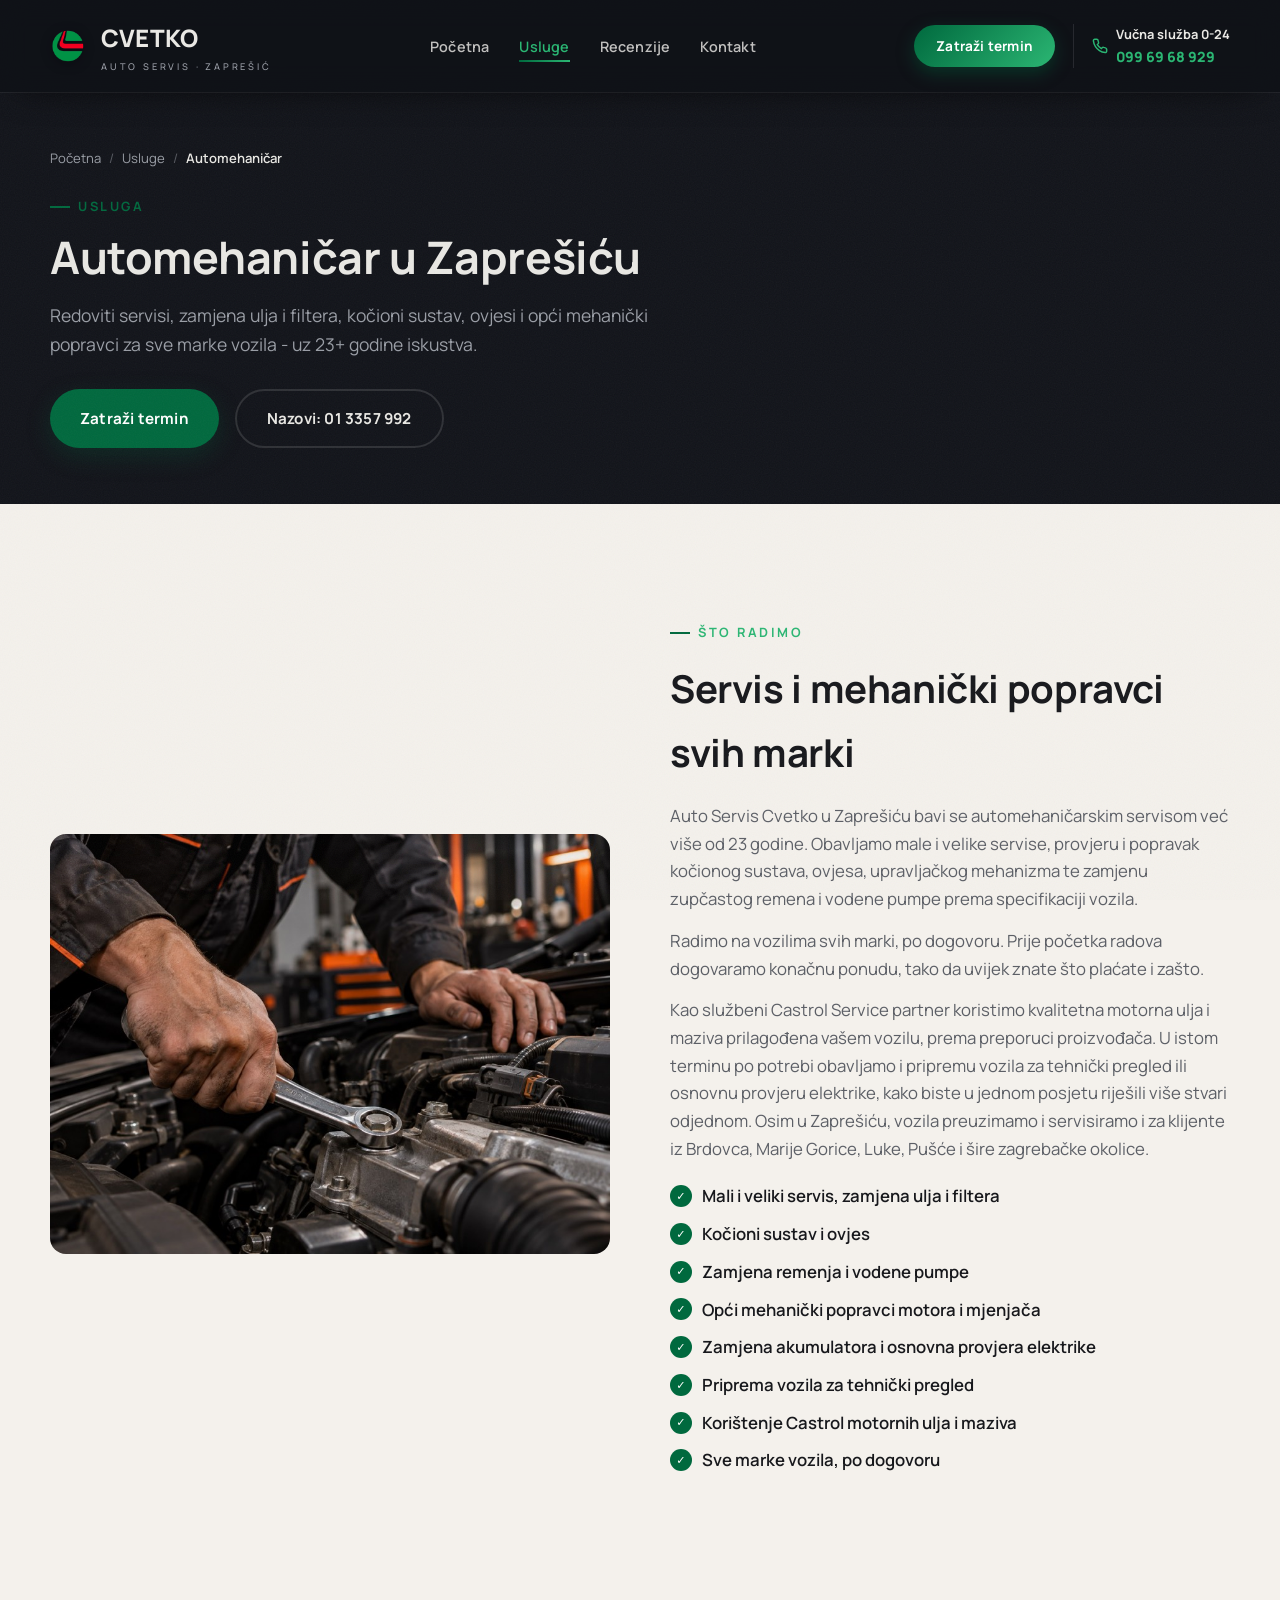
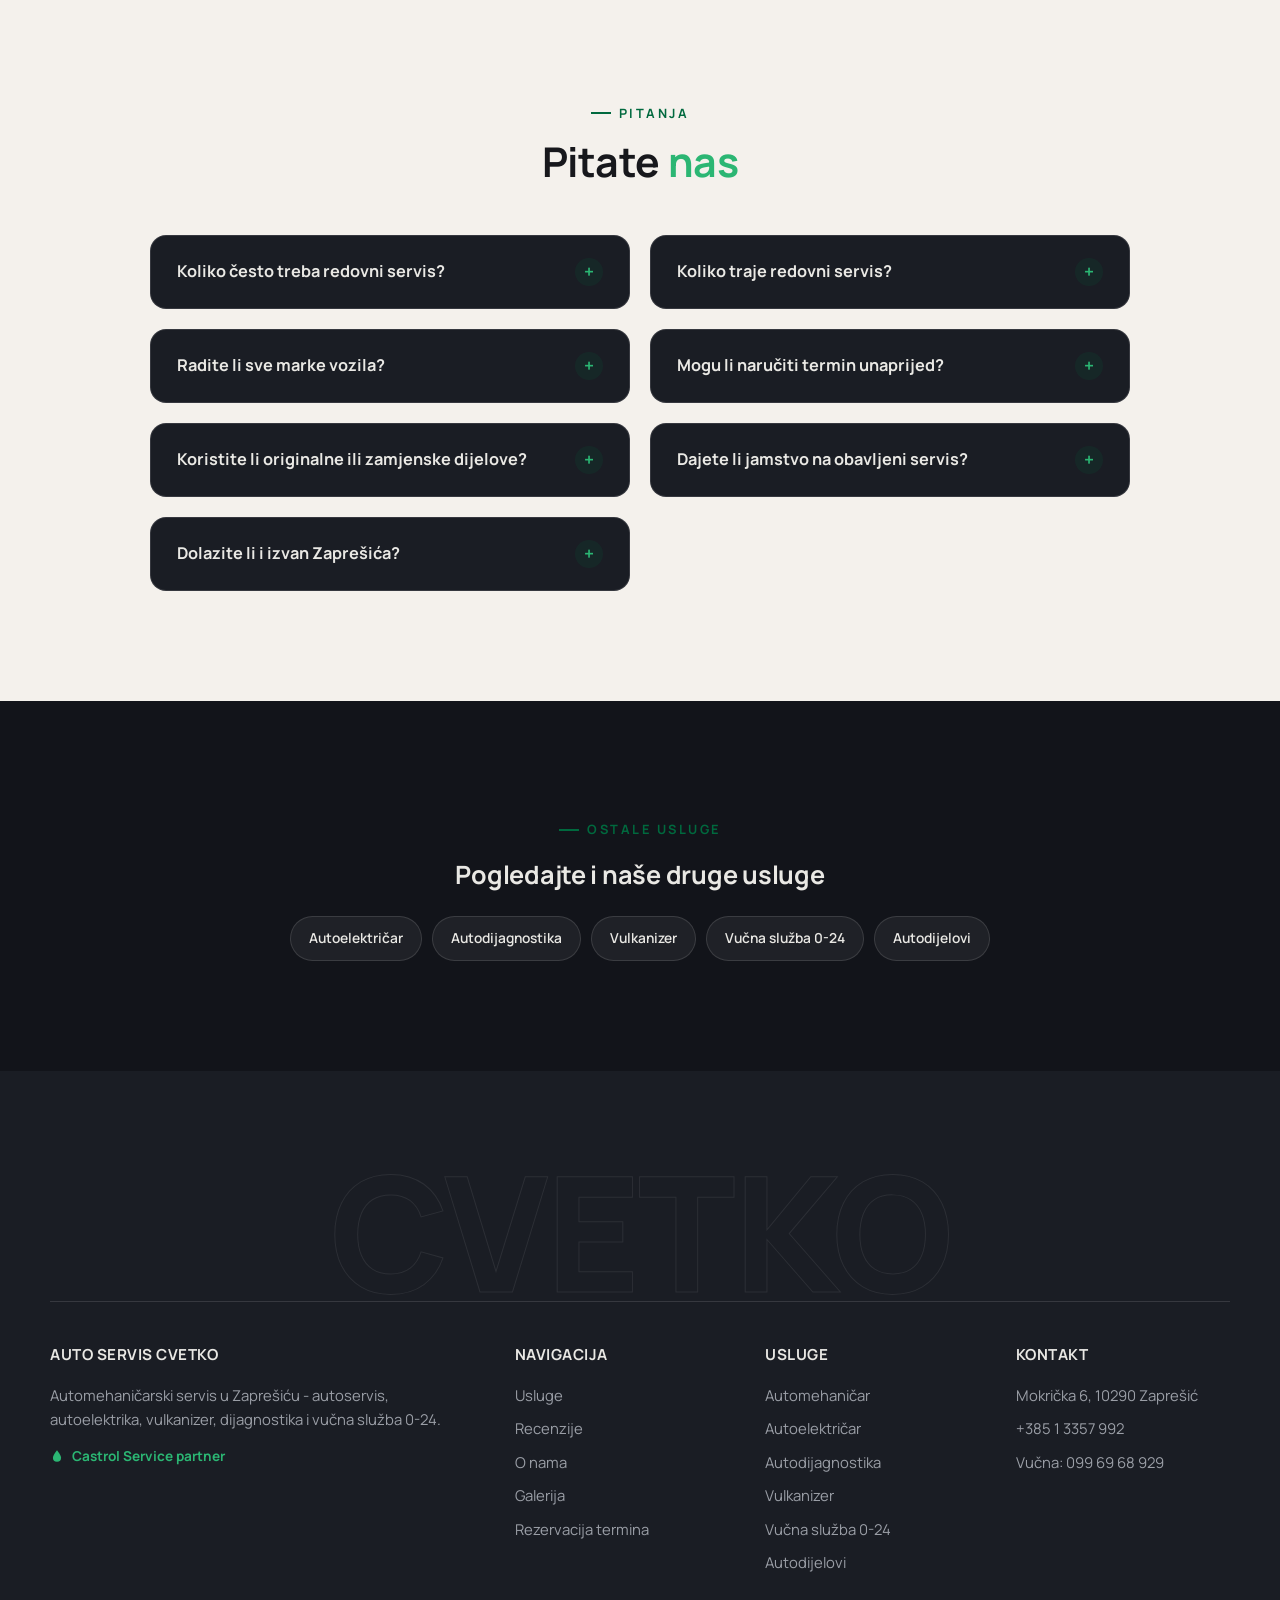
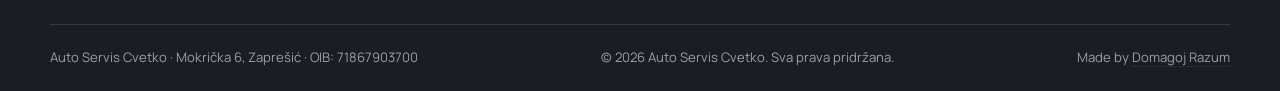
<file: usluge/automehanicar.html>
<!DOCTYPE html>
<html lang="hr">
<head>
<meta charset="UTF-8">
<meta name="viewport" content="width=device-width, initial-scale=1.0, viewport-fit=cover">
<link rel="icon" type="image/svg+xml" href="../images/favicon.svg">
<link rel="icon" type="image/png" sizes="32x32" href="../images/favicon-32.png">
<link rel="apple-touch-icon" href="../images/apple-touch-icon.png">
<title>Automehaničar Zaprešić | Auto Servis Cvetko</title>
<meta name="description" content="Automehaničar u Zaprešiću - redoviti servisi, zamjena ulja i filtera, kočioni sustav, ovjesi i mehanički popravci za sve marke vozila. Zatražite termin.">
<link rel="canonical" href="https://servis-cvetko.com/usluge/automehanicar.html">
<meta name="theme-color" content="#00693e">
<meta property="og:type" content="website">
<meta property="og:site_name" content="Auto Servis Cvetko">
<meta property="og:locale" content="hr_HR">
<meta property="og:title" content="Automehaničar Zaprešić | Auto Servis Cvetko">
<meta property="og:description" content="Redoviti servisi, zamjena ulja i filtera, kočioni sustav, ovjesi i mehanički popravci za sve marke vozila u Zaprešiću.">
<meta property="og:url" content="https://servis-cvetko.com/usluge/automehanicar.html">
<meta property="og:image" content="https://servis-cvetko.com/images/hero-bg.jpg">
<meta name="twitter:card" content="summary_large_image">
<link rel="preconnect" href="https://fonts.googleapis.com">
<link rel="preconnect" href="https://fonts.gstatic.com" crossorigin>
<link href="https://fonts.googleapis.com/css2?family=Manrope:wght@400;500;600;700;800&display=swap" rel="stylesheet">
<link rel="stylesheet" href="../css/style.css">
<script type="application/ld+json">
{
  "@context": "https://schema.org",
  "@type": "Service",
  "serviceType": "Automehaničarski servis",
  "name": "Automehaničar Zaprešić",
  "provider": {
    "@type": "AutoRepair",
    "name": "Auto Servis Cvetko",
    "telephone": "+38513357992",
    "address": {
      "@type": "PostalAddress",
      "streetAddress": "Mokrička 6",
      "postalCode": "10290",
      "addressLocality": "Zaprešić",
      "addressRegion": "Zagrebačka županija",
      "addressCountry": "HR"
    }
  },
  "areaServed": "Zaprešić",
  "url": "https://servis-cvetko.com/usluge/automehanicar.html"
}
</script>
<script type="application/ld+json">
{
  "@context": "https://schema.org",
  "@type": "BreadcrumbList",
  "itemListElement": [
    { "@type": "ListItem", "position": 1, "name": "Početna", "item": "https://servis-cvetko.com/" },
    { "@type": "ListItem", "position": 2, "name": "Usluge", "item": "https://servis-cvetko.com/#usluge" },
    { "@type": "ListItem", "position": 3, "name": "Automehaničar", "item": "https://servis-cvetko.com/usluge/automehanicar.html" }
  ]
}
</script>
</head>
<body>

<div class="scroll-progress" aria-hidden="true"><span></span></div>

<header class="site-header">
  <div class="site-header-glass">
    <nav class="navbar wrap">
      <a href="../index.html#pocetna" class="logo">
        <img src="../images/castrol-logo.png" alt="Castrol" class="mark">
        <span>CVETKO<span class="sub">Auto Servis &middot; Zaprešić</span></span>
      </a>
      <ul class="nav-links">
        <li><a href="../index.html#pocetna">Početna</a></li>
        <li><a href="../index.html#usluge" class="active">Usluge</a></li>
        <li><a href="../index.html#recenzije">Recenzije</a></li>
        <li><a href="../index.html#kontakt">Kontakt</a></li>
      </ul>
      <div class="nav-cta">
        <a href="../index.html?service=Automehani%C4%8Dar#rezervacija" class="nav-cta-btn">Zatraži termin</a>
        <a href="tel:+385996968929" class="phone phone-tow">
          <span class="phone-tow-icon" aria-hidden="true"><svg viewBox="0 0 24 24" fill="none" stroke="currentColor" stroke-width="2.2"><path d="M22 16.9v3a2 2 0 0 1-2.2 2 19.8 19.8 0 0 1-8.6-3.1 19.5 19.5 0 0 1-6-6A19.8 19.8 0 0 1 2.1 4.2 2 2 0 0 1 4.1 2h3a2 2 0 0 1 2 1.7c.1.9.4 1.8.7 2.7a2 2 0 0 1-.5 2.1L8 9.8a16 16 0 0 0 6 6l1.3-1.3a2 2 0 0 1 2.1-.4c.9.3 1.8.6 2.7.7a2 2 0 0 1 1.7 2z"/></svg></span>
          <span class="phone-tow-text">Vučna služba 0-24<small>099 69 68 929</small></span>
        </a>
        <button class="hamburger" aria-label="Meni"><span></span><span></span><span></span></button>
      </div>
    </nav>
  </div>
</header>

<main>

<section class="sec sec-compact">
  <div class="wrap">
    <nav class="breadcrumb" aria-label="Navigacijski put">
      <a href="../index.html#pocetna">Početna</a><span class="sep">/</span>
      <a href="../index.html#usluge">Usluge</a><span class="sep">/</span>
      <span aria-current="page">Automehaničar</span>
    </nav>
    <span class="eyebrow">Usluga</span>
    <h1>Automehaničar u Zaprešiću</h1>
    <p class="page-lead">Redoviti servisi, zamjena ulja i filtera, kočioni sustav, ovjesi i opći mehanički popravci za sve marke vozila - uz 23+ godine iskustva.</p>
    <div class="hero-buttons">
      <a href="../index.html?service=Automehani%C4%8Dar#rezervacija" class="btn">Zatraži termin</a>
      <a href="tel:+38513357992" class="btn btn-outline">Nazovi: 01 3357 992</a>
    </div>
  </div>
</section>

<section class="sec sec-light">
  <div class="wrap about-grid">
    <div class="about-media">
      <img src="../images/gallery-1.jpg" alt="Automehaničar u radionici Auto Servis Cvetko u Zaprešiću" loading="lazy" width="900" height="675">
    </div>
    <div class="about-text">
      <span class="eyebrow">Što radimo</span>
      <h2>Servis i mehanički popravci svih marki</h2>
      <p>Auto Servis Cvetko u Zaprešiću bavi se automehaničarskim servisom već više od 23 godine. Obavljamo male i velike servise, provjeru i popravak kočionog sustava, ovjesa, upravljačkog mehanizma te zamjenu zupčastog remena i vodene pumpe prema specifikaciji vozila.</p>
      <p>Radimo na vozilima svih marki, po dogovoru. Prije početka radova dogovaramo konačnu ponudu, tako da uvijek znate što plaćate i zašto.</p>
      <p>Kao službeni Castrol Service partner koristimo kvalitetna motorna ulja i maziva prilagođena vašem vozilu, prema preporuci proizvođača. U istom terminu po potrebi obavljamo i pripremu vozila za tehnički pregled ili osnovnu provjeru elektrike, kako biste u jednom posjetu riješili više stvari odjednom. Osim u Zaprešiću, vozila preuzimamo i servisiramo i za klijente iz Brdovca, Marije Gorice, Luke, Pušće i šire zagrebačke okolice.</p>
      <ul class="about-list">
        <li>Mali i veliki servis, zamjena ulja i filtera</li>
        <li>Kočioni sustav i ovjes</li>
        <li>Zamjena remenja i vodene pumpe</li>
        <li>Opći mehanički popravci motora i mjenjača</li>
        <li>Zamjena akumulatora i osnovna provjera elektrike</li>
        <li>Priprema vozila za tehnički pregled</li>
        <li>Korištenje Castrol motornih ulja i maziva</li>
        <li>Sve marke vozila, po dogovoru</li>
      </ul>
    </div>
  </div>
</section>

<section class="sec sec-light">
  <div class="wrap">
    <div class="sec-h">
      <span class="eyebrow">Pitanja</span>
      <h2>Pitate <span class="serif">nas</span></h2>
    </div>
    <div class="faq">
      <details>
        <summary>Koliko često treba redovni servis?</summary>
        <p>Preporučeni interval ovisi o proizvođaču vozila, no uobičajeno je svakih 15.000 km ili jednom godišnje, ovisno što prije nastupi.</p>
      </details>
      <details>
        <summary>Koliko traje redovni servis?</summary>
        <p>Mali servis traje tipično do 1 sat, dok veći zahvati mogu trajati dulje ovisno o stanju vozila. Javite se za procjenu.</p>
      </details>
      <details>
        <summary>Radite li sve marke vozila?</summary>
        <p>Radimo na vozilima svih marki, po dogovoru - javite nam marku i model, a mi ćemo provjeriti mogućnost popravka ili servisa.</p>
      </details>
      <details>
        <summary>Mogu li naručiti termin unaprijed?</summary>
        <p>Da, preporučujemo zakazivanje termina telefonski na +385 1 3357 992 ili putem forme za rezervaciju kako bismo osigurali brzu uslugu.</p>
      </details>
      <details>
        <summary>Koristite li originalne ili zamjenske dijelove?</summary>
        <p>Ovisno o vašim željama i budžetu, ugrađujemo originalne ili provjerene zamjenske dijelove - unaprijed vas informiramo o dostupnim opcijama i cijeni.</p>
      </details>
      <details>
        <summary>Dajete li jamstvo na obavljeni servis?</summary>
        <p>Iza svakog obavljenog zahvata stojimo - ako se nakon servisa pojavi problem vezan uz naš rad, javite nam se i rješavamo ga.</p>
      </details>
      <details>
        <summary>Dolazite li i izvan Zaprešića?</summary>
        <p>Servisiramo i vozila klijenata iz okolnih mjesta poput Brdovca, Marije Gorice, Luke i Pušće - javite nam se za dogovor oko termina.</p>
      </details>
    </div>
  </div>
</section>

<section class="sec text-center">
  <div class="wrap">
    <span class="eyebrow">Ostale usluge</span>
    <h2 style="margin-bottom:20px;">Pogledajte i naše druge usluge</h2>
    <div class="tag-links center">
      <a href="autoelektricar.html">Autoelektričar</a>
      <a href="autodijagnostika.html">Autodijagnostika</a>
      <a href="vulkanizer.html">Vulkanizer</a>
      <a href="vucna-sluzba.html">Vučna služba 0-24</a>
      <a href="autodijelovi.html">Autodijelovi</a>
    </div>
  </div>
</section>

</main>

<footer class="site-footer">
  <p class="footer-watermark" aria-hidden="true">CVETKO</p>
  <div class="wrap footer-grid">
    <div>
      <h4>Auto Servis Cvetko</h4>
      <p>Automehaničarski servis u Zaprešiću - autoservis, autoelektrika, vulkanizer, dijagnostika i vučna služba 0-24.</p>
      <div class="footer-castrol">
        <span class="castrol-dot" aria-hidden="true"><svg viewBox="0 0 24 24" fill="currentColor"><path d="M12 2C12 2 5 10.5 5 15a7 7 0 0 0 14 0c0-4.5-7-13-7-13z"/></svg></span>
        Castrol Service partner
      </div>
    </div>
    <div>
      <h4>Navigacija</h4>
      <ul>
        <li><a href="../index.html#usluge">Usluge</a></li>
        <li><a href="../index.html#recenzije">Recenzije</a></li>
        <li><a href="../index.html#o-nama">O nama</a></li>
        <li><a href="../index.html#galerija">Galerija</a></li>
          <li><a href="../index.html#rezervacija">Rezervacija termina</a></li>
      </ul>
    </div>
    <div>
      <h4>Usluge</h4>
      <ul>
        <li><a href="automehanicar.html">Automehaničar</a></li>
        <li><a href="autoelektricar.html">Autoelektričar</a></li>
        <li><a href="autodijagnostika.html">Autodijagnostika</a></li>
        <li><a href="vulkanizer.html">Vulkanizer</a></li>
        <li><a href="vucna-sluzba.html">Vučna služba 0-24</a></li>
        <li><a href="autodijelovi.html">Autodijelovi</a></li>
      </ul>
    </div>
    <div>
      <h4>Kontakt</h4>
      <ul>
        <li>Mokrička 6, 10290 Zaprešić</li>
        <li><a href="tel:+38513357992">+385 1 3357 992</a></li>
        <li>Vučna: <a href="tel:+385996968929">099 69 68 929</a></li>
      </ul>
    </div>
  </div>
  <div class="wrap footer-bottom">
    <span>Auto Servis Cvetko · Mokrička 6, Zaprešić · OIB: 71867903700</span>
    <span>&copy; 2026 Auto Servis Cvetko. Sva prava pridržana.</span>
    <span class="footer-credit">Made by <a href="https://www.linkedin.com/in/domagojrazum/" target="_blank" rel="noopener">Domagoj Razum</a></span>
  </div>
</footer>

<div class="callbar">
  <a class="call" href="tel:+38513357992">
    <svg viewBox="0 0 24 24" fill="none" stroke="currentColor" stroke-width="2.2"><path d="M22 16.9v3a2 2 0 0 1-2.2 2 19.8 19.8 0 0 1-8.6-3.1 19.5 19.5 0 0 1-6-6A19.8 19.8 0 0 1 2.1 4.2 2 2 0 0 1 4.1 2h3a2 2 0 0 1 2 1.7c.1.9.4 1.8.7 2.7a2 2 0 0 1-.5 2.1L8 9.8a16 16 0 0 0 6 6l1.3-1.3a2 2 0 0 1 2.1-.4c.9.3 1.8.6 2.7.7a2 2 0 0 1 1.7 2z"/></svg>
    Nazovi
  </a>
  <a href="https://www.google.com/maps?q=Mokri%C4%8Dka+6,+10290+Zapre%C5%A1i%C4%87" target="_blank" rel="noopener">
    <svg viewBox="0 0 24 24" fill="none" stroke="currentColor" stroke-width="2.2"><path d="M20 10c0 6-8 12-8 12S4 16 4 10a8 8 0 0 1 16 0z"/><circle cx="12" cy="10" r="3"/></svg>
    Karta
  </a>
</div>

<button class="back-to-top" id="back-to-top" aria-label="Povratak na vrh stranice" hidden>
  <svg viewBox="0 0 24 24" fill="none" stroke="currentColor" stroke-width="2.4"><path d="M12 19V5M5 12l7-7 7 7"/></svg>
</button>

<script src="../js/main.js"></script>
</body>
</html>
</file>
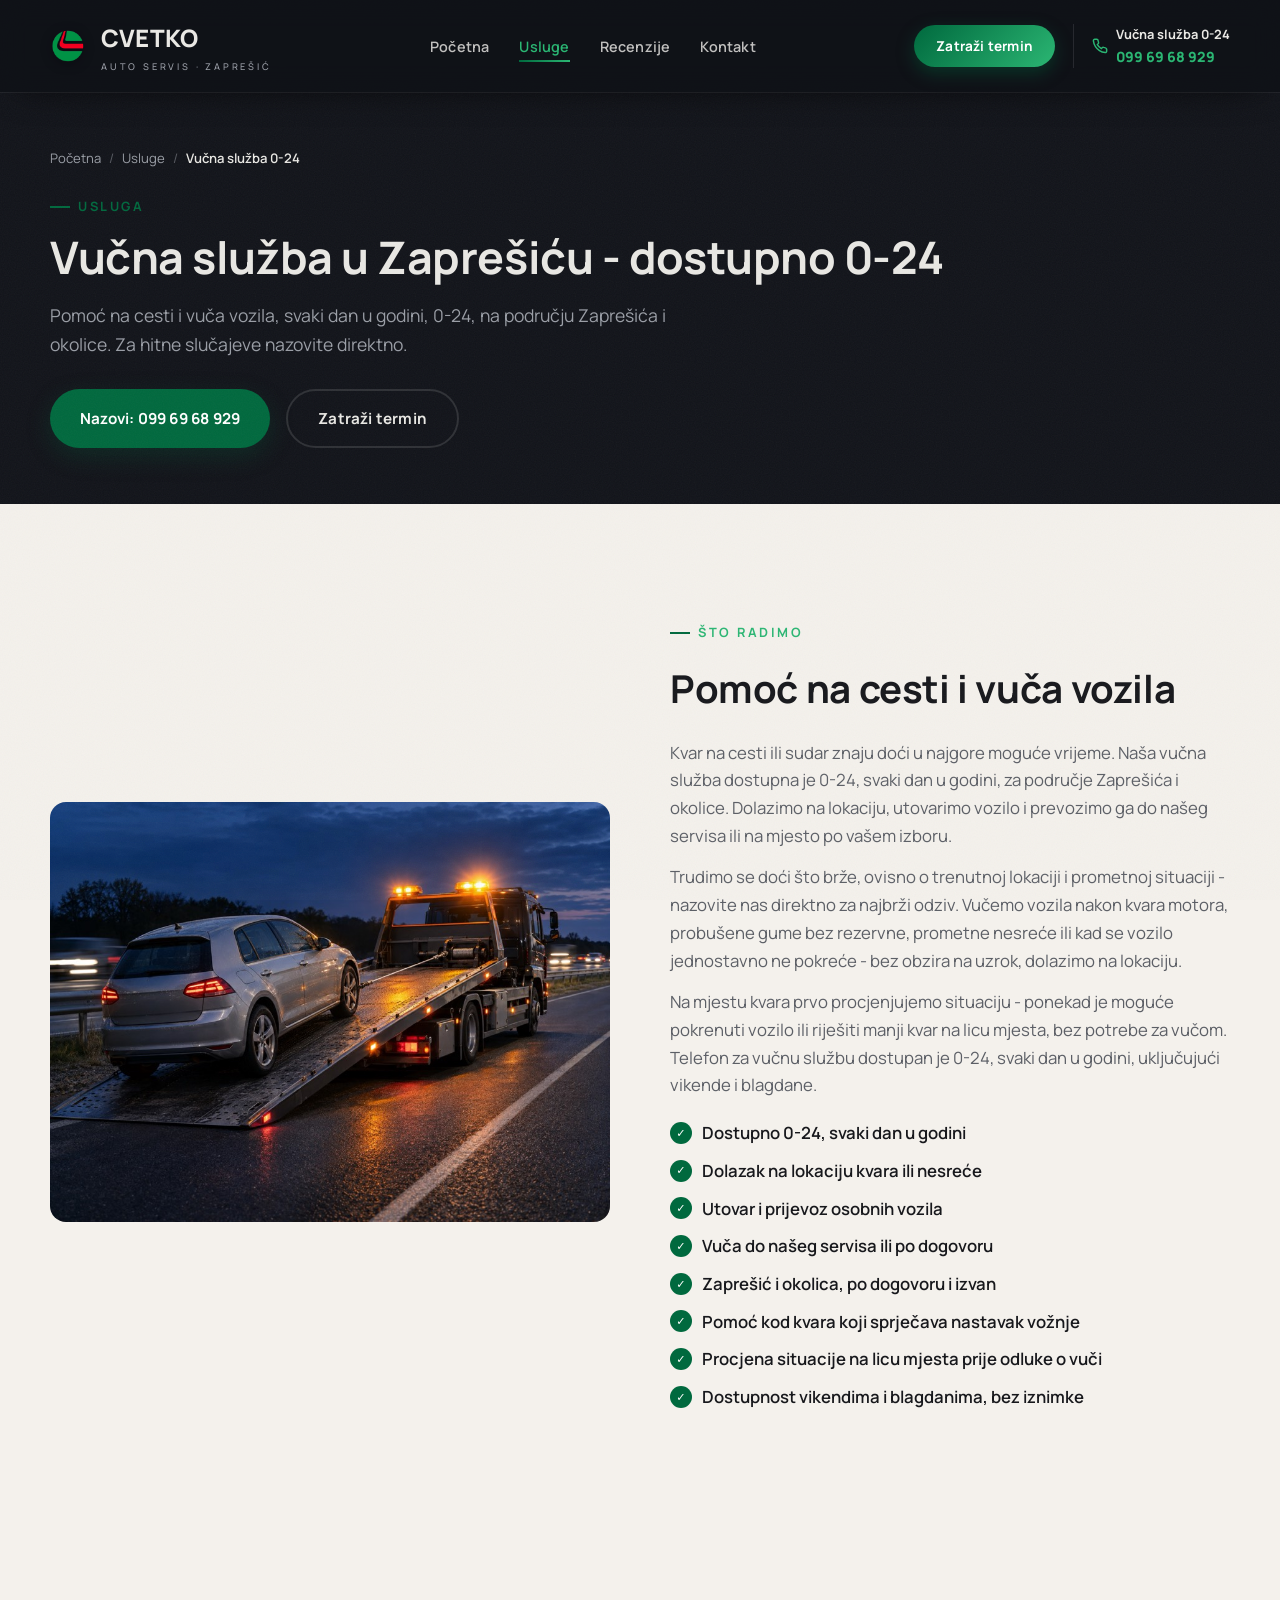
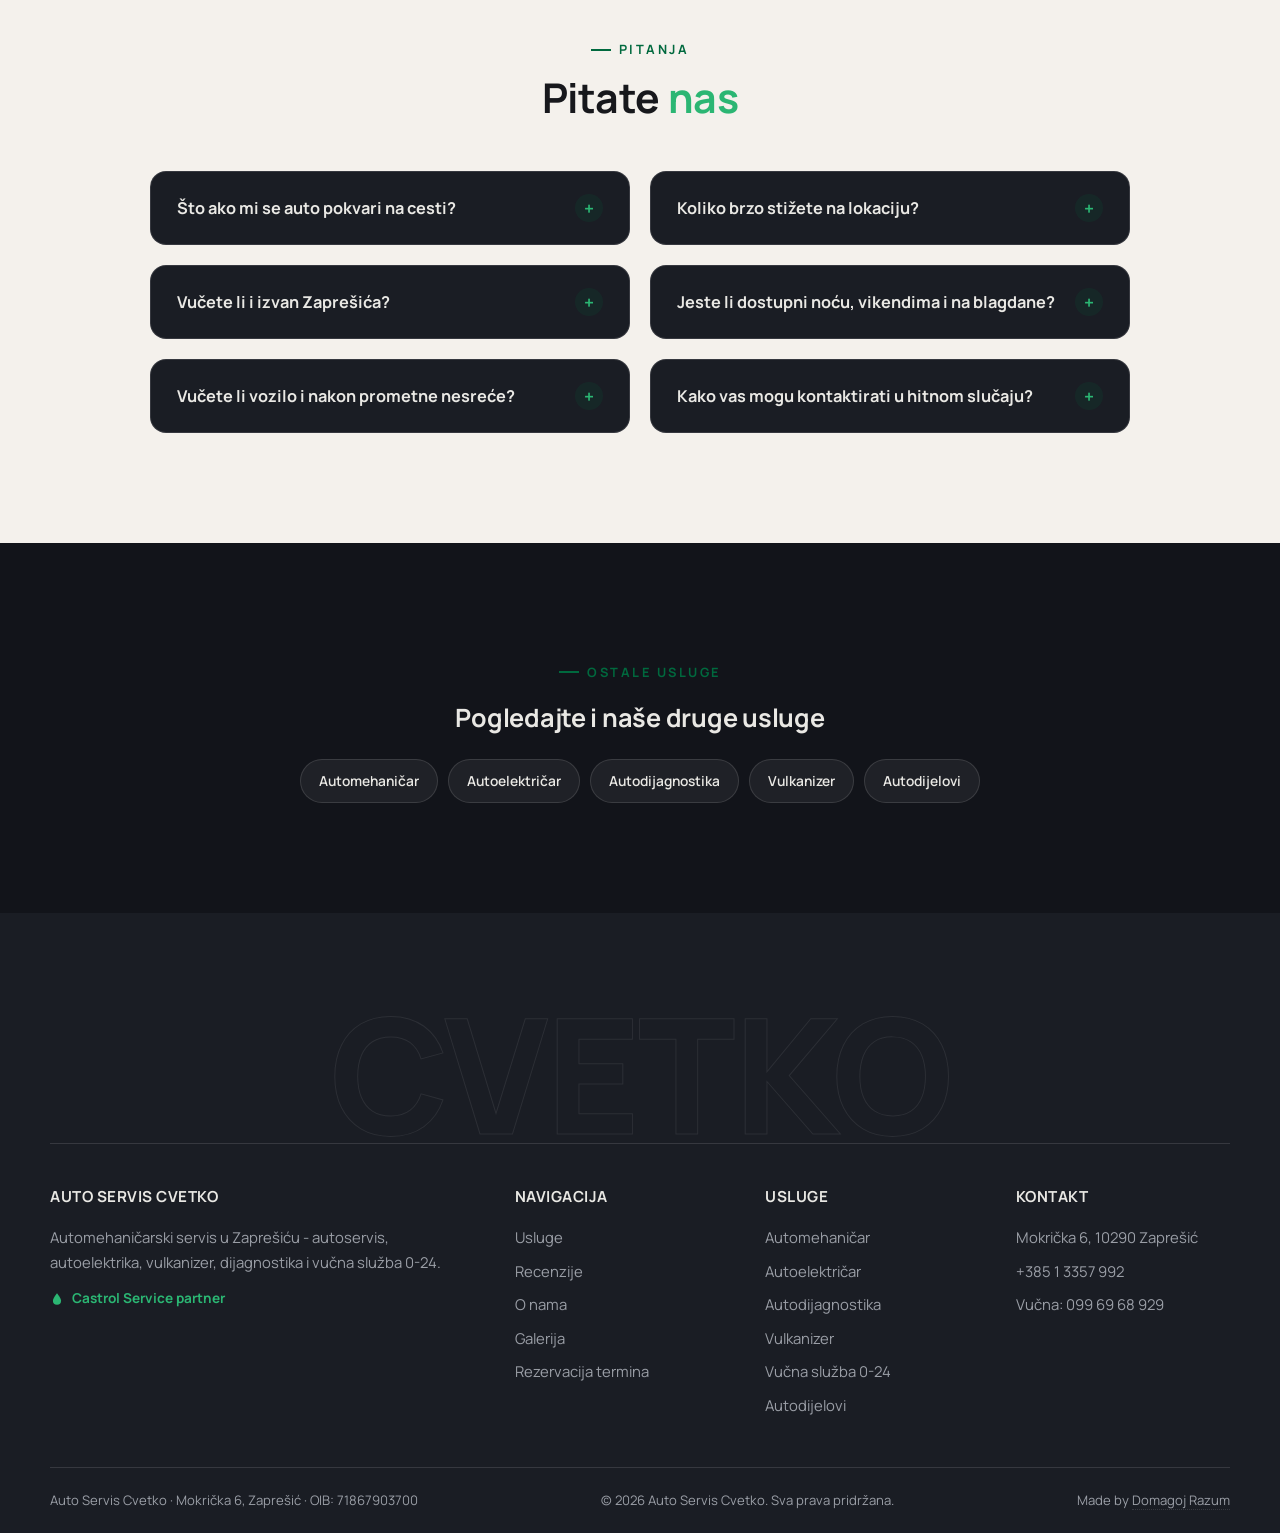
<file: usluge/vucna-sluzba.html>
<!DOCTYPE html>
<html lang="hr">
<head>
<meta charset="UTF-8">
<meta name="viewport" content="width=device-width, initial-scale=1.0, viewport-fit=cover">
<link rel="icon" type="image/svg+xml" href="../images/favicon.svg">
<link rel="icon" type="image/png" sizes="32x32" href="../images/favicon-32.png">
<link rel="apple-touch-icon" href="../images/apple-touch-icon.png">
<title>Vučna služba Zaprešić 0-24 | Auto Servis Cvetko</title>
<meta name="description" content="Vučna služba u Zaprešiću, dostupna 0-24, svaki dan u godini. Pomoć na cesti i vuča vozila do servisa. Hitni broj: 099 69 68 929.">
<link rel="canonical" href="https://servis-cvetko.com/usluge/vucna-sluzba.html">
<meta name="theme-color" content="#00693e">
<meta property="og:type" content="website">
<meta property="og:site_name" content="Auto Servis Cvetko">
<meta property="og:locale" content="hr_HR">
<meta property="og:title" content="Vučna služba Zaprešić 0-24 | Auto Servis Cvetko">
<meta property="og:description" content="Pomoć na cesti i vuča vozila dostupna 0-24, svaki dan u godini, na području Zaprešića i okolice.">
<meta property="og:url" content="https://servis-cvetko.com/usluge/vucna-sluzba.html">
<meta property="og:image" content="https://servis-cvetko.com/images/hero-bg.jpg">
<meta name="twitter:card" content="summary_large_image">
<link rel="preconnect" href="https://fonts.googleapis.com">
<link rel="preconnect" href="https://fonts.gstatic.com" crossorigin>
<link href="https://fonts.googleapis.com/css2?family=Manrope:wght@400;500;600;700;800&display=swap" rel="stylesheet">
<link rel="stylesheet" href="../css/style.css">
<script type="application/ld+json">
{
  "@context": "https://schema.org",
  "@type": "Service",
  "serviceType": "Vučna služba",
  "name": "Vučna služba Zaprešić 0-24",
  "provider": {
    "@type": "AutoRepair",
    "name": "Auto Servis Cvetko",
    "telephone": "+385996968929",
    "address": {
      "@type": "PostalAddress",
      "streetAddress": "Mokrička 6",
      "postalCode": "10290",
      "addressLocality": "Zaprešić",
      "addressRegion": "Zagrebačka županija",
      "addressCountry": "HR"
    }
  },
  "areaServed": "Zaprešić",
  "url": "https://servis-cvetko.com/usluge/vucna-sluzba.html"
}
</script>
<script type="application/ld+json">
{
  "@context": "https://schema.org",
  "@type": "BreadcrumbList",
  "itemListElement": [
    { "@type": "ListItem", "position": 1, "name": "Početna", "item": "https://servis-cvetko.com/" },
    { "@type": "ListItem", "position": 2, "name": "Usluge", "item": "https://servis-cvetko.com/#usluge" },
    { "@type": "ListItem", "position": 3, "name": "Vučna služba 0-24", "item": "https://servis-cvetko.com/usluge/vucna-sluzba.html" }
  ]
}
</script>
</head>
<body>

<div class="scroll-progress" aria-hidden="true"><span></span></div>

<header class="site-header">
  <div class="site-header-glass">
    <nav class="navbar wrap">
      <a href="../index.html#pocetna" class="logo">
        <img src="../images/castrol-logo.png" alt="Castrol" class="mark">
        <span>CVETKO<span class="sub">Auto Servis &middot; Zaprešić</span></span>
      </a>
      <ul class="nav-links">
        <li><a href="../index.html#pocetna">Početna</a></li>
        <li><a href="../index.html#usluge" class="active">Usluge</a></li>
        <li><a href="../index.html#recenzije">Recenzije</a></li>
        <li><a href="../index.html#kontakt">Kontakt</a></li>
      </ul>
      <div class="nav-cta">
        <a href="../index.html?service=Vu%C4%8Dna%20slu%C5%BEba%200-24#rezervacija" class="nav-cta-btn">Zatraži termin</a>
        <a href="tel:+385996968929" class="phone phone-tow">
          <span class="phone-tow-icon" aria-hidden="true"><svg viewBox="0 0 24 24" fill="none" stroke="currentColor" stroke-width="2.2"><path d="M22 16.9v3a2 2 0 0 1-2.2 2 19.8 19.8 0 0 1-8.6-3.1 19.5 19.5 0 0 1-6-6A19.8 19.8 0 0 1 2.1 4.2 2 2 0 0 1 4.1 2h3a2 2 0 0 1 2 1.7c.1.9.4 1.8.7 2.7a2 2 0 0 1-.5 2.1L8 9.8a16 16 0 0 0 6 6l1.3-1.3a2 2 0 0 1 2.1-.4c.9.3 1.8.6 2.7.7a2 2 0 0 1 1.7 2z"/></svg></span>
          <span class="phone-tow-text">Vučna služba 0-24<small>099 69 68 929</small></span>
        </a>
        <button class="hamburger" aria-label="Meni"><span></span><span></span><span></span></button>
      </div>
    </nav>
  </div>
</header>

<main>

<section class="sec sec-compact">
  <div class="wrap">
    <nav class="breadcrumb" aria-label="Navigacijski put">
      <a href="../index.html#pocetna">Početna</a><span class="sep">/</span>
      <a href="../index.html#usluge">Usluge</a><span class="sep">/</span>
      <span aria-current="page">Vučna služba 0-24</span>
    </nav>
    <span class="eyebrow">Usluga</span>
    <h1>Vučna služba u Zaprešiću - dostupno 0-24</h1>
    <p class="page-lead">Pomoć na cesti i vuča vozila, svaki dan u godini, 0-24, na području Zaprešića i okolice. Za hitne slučajeve nazovite direktno.</p>
    <div class="hero-buttons">
      <a href="tel:+385996968929" class="btn">Nazovi: 099 69 68 929</a>
      <a href="../index.html?service=Vu%C4%8Dna%20slu%C5%BEba%200-24#rezervacija" class="btn btn-outline">Zatraži termin</a>
    </div>
  </div>
</section>

<section class="sec sec-light">
  <div class="wrap about-grid">
    <div class="about-media">
      <img src="../images/gallery-5.jpg" alt="Vučna služba 0-24 Auto Servis Cvetko Zaprešić" loading="lazy" width="900" height="675">
    </div>
    <div class="about-text">
      <span class="eyebrow">Što radimo</span>
      <h2>Pomoć na cesti i vuča vozila</h2>
      <p>Kvar na cesti ili sudar znaju doći u najgore moguće vrijeme. Naša vučna služba dostupna je 0-24, svaki dan u godini, za područje Zaprešića i okolice. Dolazimo na lokaciju, utovarimo vozilo i prevozimo ga do našeg servisa ili na mjesto po vašem izboru.</p>
      <p>Trudimo se doći što brže, ovisno o trenutnoj lokaciji i prometnoj situaciji - nazovite nas direktno za najbrži odziv. Vučemo vozila nakon kvara motora, probušene gume bez rezervne, prometne nesreće ili kad se vozilo jednostavno ne pokreće - bez obzira na uzrok, dolazimo na lokaciju.</p>
      <p>Na mjestu kvara prvo procjenjujemo situaciju - ponekad je moguće pokrenuti vozilo ili riješiti manji kvar na licu mjesta, bez potrebe za vučom. Telefon za vučnu službu dostupan je 0-24, svaki dan u godini, uključujući vikende i blagdane.</p>
      <ul class="about-list">
        <li>Dostupno 0-24, svaki dan u godini</li>
        <li>Dolazak na lokaciju kvara ili nesreće</li>
        <li>Utovar i prijevoz osobnih vozila</li>
        <li>Vuča do našeg servisa ili po dogovoru</li>
        <li>Zaprešić i okolica, po dogovoru i izvan</li>
        <li>Pomoć kod kvara koji sprječava nastavak vožnje</li>
        <li>Procjena situacije na licu mjesta prije odluke o vuči</li>
        <li>Dostupnost vikendima i blagdanima, bez iznimke</li>
      </ul>
    </div>
  </div>
</section>

<section class="sec sec-light">
  <div class="wrap">
    <div class="sec-h">
      <span class="eyebrow">Pitanja</span>
      <h2>Pitate <span class="serif">nas</span></h2>
    </div>
    <div class="faq">
      <details>
        <summary>Što ako mi se auto pokvari na cesti?</summary>
        <p>Nazovite našu vučnu službu dostupnu 0-24 na 099 69 68 929, dolazimo na lokaciju i vučemo vozilo do servisa.</p>
      </details>
      <details>
        <summary>Koliko brzo stižete na lokaciju?</summary>
        <p>Trudimo se doći što brže, ovisno o trenutnoj lokaciji i prometu. Nazovite nas direktno za procjenu vremena dolaska.</p>
      </details>
      <details>
        <summary>Vučete li i izvan Zaprešića?</summary>
        <p>Da, po dogovoru vučemo i izvan Zaprešića. Nazovite nas s lokacijom vozila za procjenu i cijenu.</p>
      </details>
      <details>
        <summary>Jeste li dostupni noću, vikendima i na blagdane?</summary>
        <p>Da, vučna služba dostupna je 0-24 svaki dan u godini, bez iznimke - nazovite nas na 099 69 68 929 bez obzira na doba dana.</p>
      </details>
      <details>
        <summary>Vučete li vozilo i nakon prometne nesreće?</summary>
        <p>Da, dolazimo na lokaciju nesreće i vozilo prevozimo do servisa ili na mjesto po vašem izboru.</p>
      </details>
      <details>
        <summary>Kako vas mogu kontaktirati u hitnom slučaju?</summary>
        <p>Najbrže je direktno nazvati vučnu službu na 099 69 68 929 - dostupni smo 0-24 i javljamo se na svaki poziv.</p>
      </details>
    </div>
  </div>
</section>

<section class="sec text-center">
  <div class="wrap">
    <span class="eyebrow">Ostale usluge</span>
    <h2 style="margin-bottom:20px;">Pogledajte i naše druge usluge</h2>
    <div class="tag-links center">
      <a href="automehanicar.html">Automehaničar</a>
      <a href="autoelektricar.html">Autoelektričar</a>
      <a href="autodijagnostika.html">Autodijagnostika</a>
      <a href="vulkanizer.html">Vulkanizer</a>
      <a href="autodijelovi.html">Autodijelovi</a>
    </div>
  </div>
</section>

</main>

<footer class="site-footer">
  <p class="footer-watermark" aria-hidden="true">CVETKO</p>
  <div class="wrap footer-grid">
    <div>
      <h4>Auto Servis Cvetko</h4>
      <p>Automehaničarski servis u Zaprešiću - autoservis, autoelektrika, vulkanizer, dijagnostika i vučna služba 0-24.</p>
      <div class="footer-castrol">
        <span class="castrol-dot" aria-hidden="true"><svg viewBox="0 0 24 24" fill="currentColor"><path d="M12 2C12 2 5 10.5 5 15a7 7 0 0 0 14 0c0-4.5-7-13-7-13z"/></svg></span>
        Castrol Service partner
      </div>
    </div>
    <div>
      <h4>Navigacija</h4>
      <ul>
        <li><a href="../index.html#usluge">Usluge</a></li>
        <li><a href="../index.html#recenzije">Recenzije</a></li>
        <li><a href="../index.html#o-nama">O nama</a></li>
        <li><a href="../index.html#galerija">Galerija</a></li>
          <li><a href="../index.html#rezervacija">Rezervacija termina</a></li>
      </ul>
    </div>
    <div>
      <h4>Usluge</h4>
      <ul>
        <li><a href="automehanicar.html">Automehaničar</a></li>
        <li><a href="autoelektricar.html">Autoelektričar</a></li>
        <li><a href="autodijagnostika.html">Autodijagnostika</a></li>
        <li><a href="vulkanizer.html">Vulkanizer</a></li>
        <li><a href="vucna-sluzba.html">Vučna služba 0-24</a></li>
        <li><a href="autodijelovi.html">Autodijelovi</a></li>
      </ul>
    </div>
    <div>
      <h4>Kontakt</h4>
      <ul>
        <li>Mokrička 6, 10290 Zaprešić</li>
        <li><a href="tel:+38513357992">+385 1 3357 992</a></li>
        <li>Vučna: <a href="tel:+385996968929">099 69 68 929</a></li>
      </ul>
    </div>
  </div>
  <div class="wrap footer-bottom">
    <span>Auto Servis Cvetko · Mokrička 6, Zaprešić · OIB: 71867903700</span>
    <span>&copy; 2026 Auto Servis Cvetko. Sva prava pridržana.</span>
    <span class="footer-credit">Made by <a href="https://www.linkedin.com/in/domagojrazum/" target="_blank" rel="noopener">Domagoj Razum</a></span>
  </div>
</footer>

<div class="callbar">
  <a class="call" href="tel:+38513357992">
    <svg viewBox="0 0 24 24" fill="none" stroke="currentColor" stroke-width="2.2"><path d="M22 16.9v3a2 2 0 0 1-2.2 2 19.8 19.8 0 0 1-8.6-3.1 19.5 19.5 0 0 1-6-6A19.8 19.8 0 0 1 2.1 4.2 2 2 0 0 1 4.1 2h3a2 2 0 0 1 2 1.7c.1.9.4 1.8.7 2.7a2 2 0 0 1-.5 2.1L8 9.8a16 16 0 0 0 6 6l1.3-1.3a2 2 0 0 1 2.1-.4c.9.3 1.8.6 2.7.7a2 2 0 0 1 1.7 2z"/></svg>
    Nazovi
  </a>
  <a href="https://www.google.com/maps?q=Mokri%C4%8Dka+6,+10290+Zapre%C5%A1i%C4%87" target="_blank" rel="noopener">
    <svg viewBox="0 0 24 24" fill="none" stroke="currentColor" stroke-width="2.2"><path d="M20 10c0 6-8 12-8 12S4 16 4 10a8 8 0 0 1 16 0z"/><circle cx="12" cy="10" r="3"/></svg>
    Karta
  </a>
</div>

<button class="back-to-top" id="back-to-top" aria-label="Povratak na vrh stranice" hidden>
  <svg viewBox="0 0 24 24" fill="none" stroke="currentColor" stroke-width="2.4"><path d="M12 19V5M5 12l7-7 7 7"/></svg>
</button>

<script src="../js/main.js"></script>
</body>
</html>
</file>
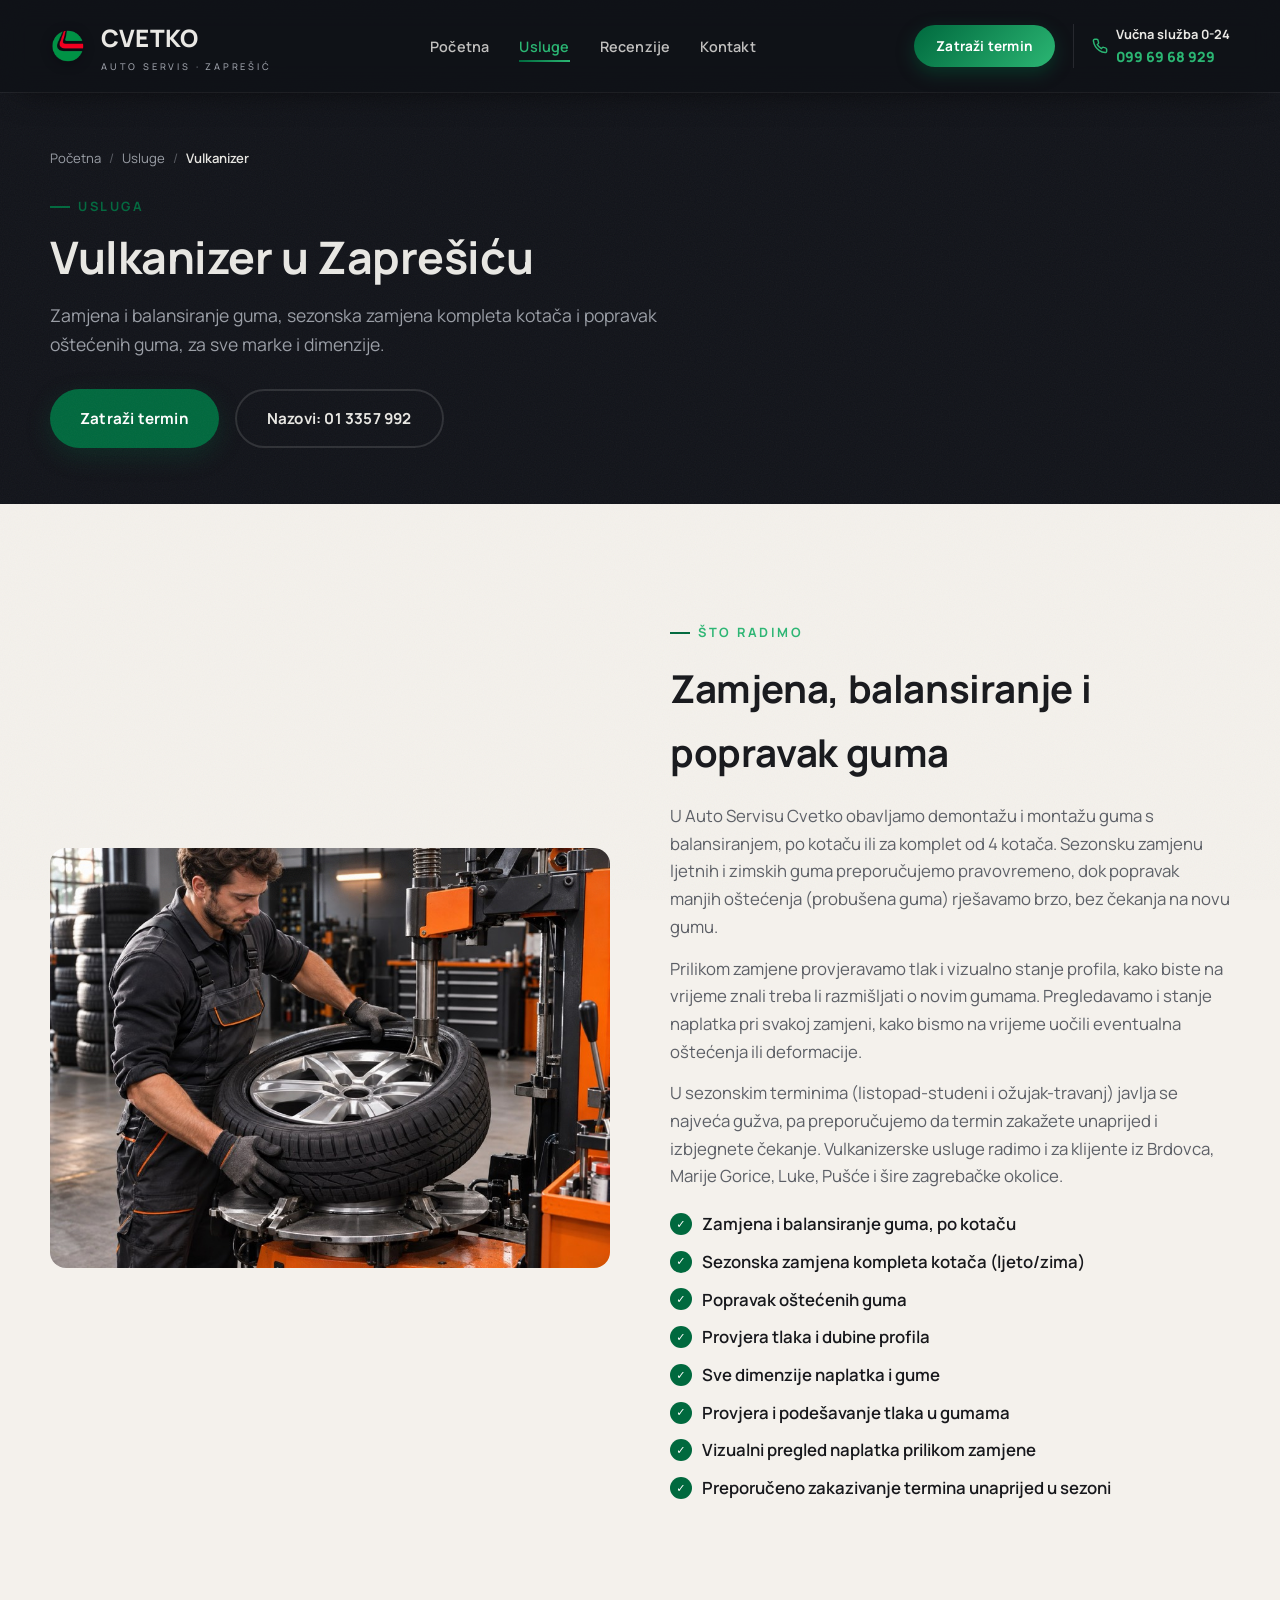
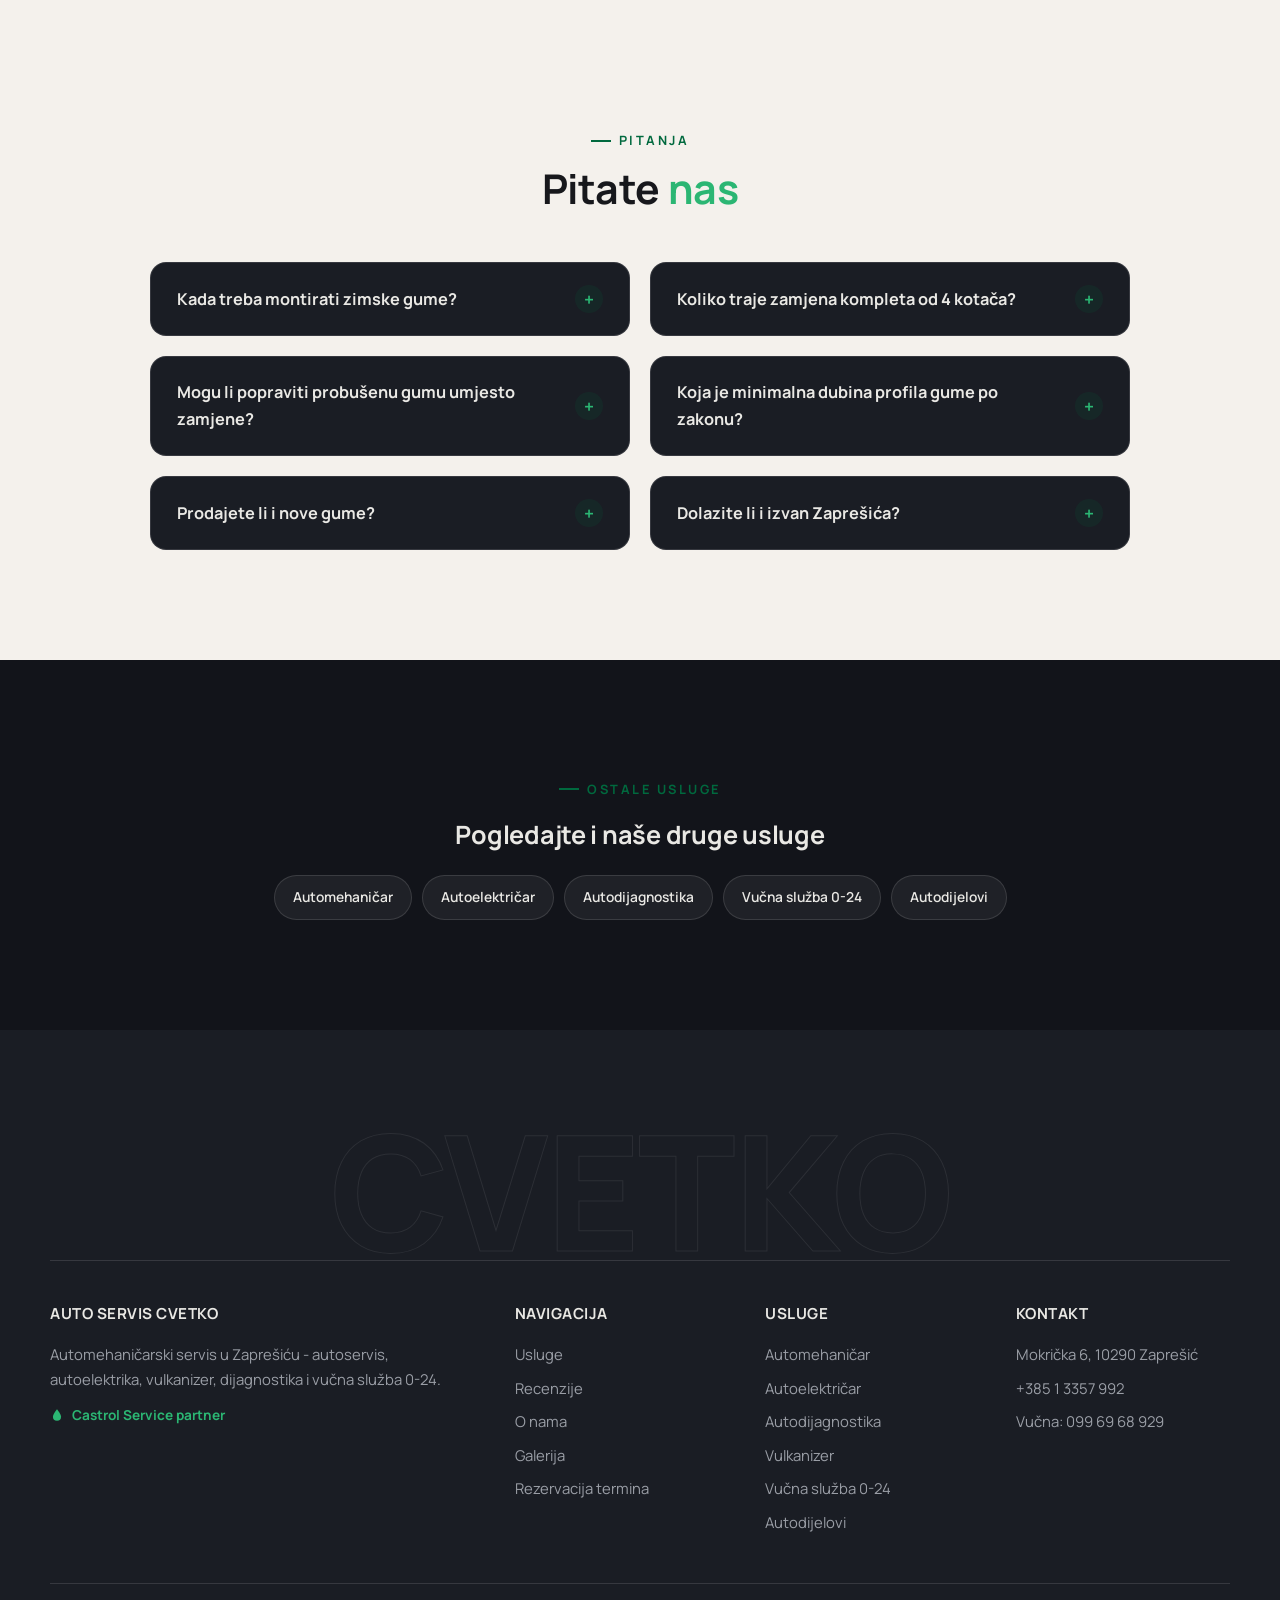
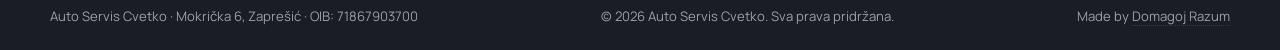
<file: usluge/vulkanizer.html>
<!DOCTYPE html>
<html lang="hr">
<head>
<meta charset="UTF-8">
<meta name="viewport" content="width=device-width, initial-scale=1.0, viewport-fit=cover">
<link rel="icon" type="image/svg+xml" href="../images/favicon.svg">
<link rel="icon" type="image/png" sizes="32x32" href="../images/favicon-32.png">
<link rel="apple-touch-icon" href="../images/apple-touch-icon.png">
<title>Vulkanizer Zaprešić | Auto Servis Cvetko</title>
<meta name="description" content="Vulkanizer u Zaprešiću - zamjena i balansiranje guma, sezonska zamjena kompleta kotača i popravak oštećenih guma za sve marke vozila.">
<link rel="canonical" href="https://servis-cvetko.com/usluge/vulkanizer.html">
<meta name="theme-color" content="#00693e">
<meta property="og:type" content="website">
<meta property="og:site_name" content="Auto Servis Cvetko">
<meta property="og:locale" content="hr_HR">
<meta property="og:title" content="Vulkanizer Zaprešić | Auto Servis Cvetko">
<meta property="og:description" content="Zamjena i balansiranje guma, sezonska zamjena kompleta kotača i popravak oštećenih guma u Zaprešiću.">
<meta property="og:url" content="https://servis-cvetko.com/usluge/vulkanizer.html">
<meta property="og:image" content="https://servis-cvetko.com/images/hero-bg.jpg">
<meta name="twitter:card" content="summary_large_image">
<link rel="preconnect" href="https://fonts.googleapis.com">
<link rel="preconnect" href="https://fonts.gstatic.com" crossorigin>
<link href="https://fonts.googleapis.com/css2?family=Manrope:wght@400;500;600;700;800&display=swap" rel="stylesheet">
<link rel="stylesheet" href="../css/style.css">
<script type="application/ld+json">
{
  "@context": "https://schema.org",
  "@type": "Service",
  "serviceType": "Vulkanizerske usluge",
  "name": "Vulkanizer Zaprešić",
  "provider": {
    "@type": "AutoRepair",
    "name": "Auto Servis Cvetko",
    "telephone": "+38513357992",
    "address": {
      "@type": "PostalAddress",
      "streetAddress": "Mokrička 6",
      "postalCode": "10290",
      "addressLocality": "Zaprešić",
      "addressRegion": "Zagrebačka županija",
      "addressCountry": "HR"
    }
  },
  "areaServed": "Zaprešić",
  "url": "https://servis-cvetko.com/usluge/vulkanizer.html"
}
</script>
<script type="application/ld+json">
{
  "@context": "https://schema.org",
  "@type": "BreadcrumbList",
  "itemListElement": [
    { "@type": "ListItem", "position": 1, "name": "Početna", "item": "https://servis-cvetko.com/" },
    { "@type": "ListItem", "position": 2, "name": "Usluge", "item": "https://servis-cvetko.com/#usluge" },
    { "@type": "ListItem", "position": 3, "name": "Vulkanizer", "item": "https://servis-cvetko.com/usluge/vulkanizer.html" }
  ]
}
</script>
</head>
<body>

<div class="scroll-progress" aria-hidden="true"><span></span></div>

<header class="site-header">
  <div class="site-header-glass">
    <nav class="navbar wrap">
      <a href="../index.html#pocetna" class="logo">
        <img src="../images/castrol-logo.png" alt="Castrol" class="mark">
        <span>CVETKO<span class="sub">Auto Servis &middot; Zaprešić</span></span>
      </a>
      <ul class="nav-links">
        <li><a href="../index.html#pocetna">Početna</a></li>
        <li><a href="../index.html#usluge" class="active">Usluge</a></li>
        <li><a href="../index.html#recenzije">Recenzije</a></li>
        <li><a href="../index.html#kontakt">Kontakt</a></li>
      </ul>
      <div class="nav-cta">
        <a href="../index.html?service=Vulkanizer#rezervacija" class="nav-cta-btn">Zatraži termin</a>
        <a href="tel:+385996968929" class="phone phone-tow">
          <span class="phone-tow-icon" aria-hidden="true"><svg viewBox="0 0 24 24" fill="none" stroke="currentColor" stroke-width="2.2"><path d="M22 16.9v3a2 2 0 0 1-2.2 2 19.8 19.8 0 0 1-8.6-3.1 19.5 19.5 0 0 1-6-6A19.8 19.8 0 0 1 2.1 4.2 2 2 0 0 1 4.1 2h3a2 2 0 0 1 2 1.7c.1.9.4 1.8.7 2.7a2 2 0 0 1-.5 2.1L8 9.8a16 16 0 0 0 6 6l1.3-1.3a2 2 0 0 1 2.1-.4c.9.3 1.8.6 2.7.7a2 2 0 0 1 1.7 2z"/></svg></span>
          <span class="phone-tow-text">Vučna služba 0-24<small>099 69 68 929</small></span>
        </a>
        <button class="hamburger" aria-label="Meni"><span></span><span></span><span></span></button>
      </div>
    </nav>
  </div>
</header>

<main>

<section class="sec sec-compact">
  <div class="wrap">
    <nav class="breadcrumb" aria-label="Navigacijski put">
      <a href="../index.html#pocetna">Početna</a><span class="sep">/</span>
      <a href="../index.html#usluge">Usluge</a><span class="sep">/</span>
      <span aria-current="page">Vulkanizer</span>
    </nav>
    <span class="eyebrow">Usluga</span>
    <h1>Vulkanizer u Zaprešiću</h1>
    <p class="page-lead">Zamjena i balansiranje guma, sezonska zamjena kompleta kotača i popravak oštećenih guma, za sve marke i dimenzije.</p>
    <div class="hero-buttons">
      <a href="../index.html?service=Vulkanizer#rezervacija" class="btn">Zatraži termin</a>
      <a href="tel:+38513357992" class="btn btn-outline">Nazovi: 01 3357 992</a>
    </div>
  </div>
</section>

<section class="sec sec-light">
  <div class="wrap about-grid">
    <div class="about-media">
      <img src="../images/gallery-3.jpg" alt="Vulkanizerske usluge - zamjena guma u Auto Servisu Cvetko" loading="lazy" width="900" height="675">
    </div>
    <div class="about-text">
      <span class="eyebrow">Što radimo</span>
      <h2>Zamjena, balansiranje i popravak guma</h2>
      <p>U Auto Servisu Cvetko obavljamo demontažu i montažu guma s balansiranjem, po kotaču ili za komplet od 4 kotača. Sezonsku zamjenu ljetnih i zimskih guma preporučujemo pravovremeno, dok popravak manjih oštećenja (probušena guma) rješavamo brzo, bez čekanja na novu gumu.</p>
      <p>Prilikom zamjene provjeravamo tlak i vizualno stanje profila, kako biste na vrijeme znali treba li razmišljati o novim gumama. Pregledavamo i stanje naplatka pri svakoj zamjeni, kako bismo na vrijeme uočili eventualna oštećenja ili deformacije.</p>
      <p>U sezonskim terminima (listopad-studeni i ožujak-travanj) javlja se najveća gužva, pa preporučujemo da termin zakažete unaprijed i izbjegnete čekanje. Vulkanizerske usluge radimo i za klijente iz Brdovca, Marije Gorice, Luke, Pušće i šire zagrebačke okolice.</p>
      <ul class="about-list">
        <li>Zamjena i balansiranje guma, po kotaču</li>
        <li>Sezonska zamjena kompleta kotača (ljeto/zima)</li>
        <li>Popravak oštećenih guma</li>
        <li>Provjera tlaka i dubine profila</li>
        <li>Sve dimenzije naplatka i gume</li>
        <li>Provjera i podešavanje tlaka u gumama</li>
        <li>Vizualni pregled naplatka prilikom zamjene</li>
        <li>Preporučeno zakazivanje termina unaprijed u sezoni</li>
      </ul>
    </div>
  </div>
</section>

<section class="sec sec-light">
  <div class="wrap">
    <div class="sec-h">
      <span class="eyebrow">Pitanja</span>
      <h2>Pitate <span class="serif">nas</span></h2>
    </div>
    <div class="faq">
      <details>
        <summary>Kada treba montirati zimske gume?</summary>
        <p>U Hrvatskoj je zimska oprema obavezna u razdoblju od 15.11. do 1.4., a preporučuje se i ranije ako su uvjeti na cesti zimski. Javite se na vrijeme da izbjegnete gužve.</p>
      </details>
      <details>
        <summary>Koliko traje zamjena kompleta od 4 kotača?</summary>
        <p>Zamjena i balansiranje kompleta od 4 kotača traje tipično 20-30 minuta.</p>
      </details>
      <details>
        <summary>Mogu li popraviti probušenu gumu umjesto zamjene?</summary>
        <p>Ovisno o veličini i lokaciji oštećenja, manje probušene gume se mogu popraviti. Donesite gumu na pregled za procjenu.</p>
      </details>
      <details>
        <summary>Koja je minimalna dubina profila gume po zakonu?</summary>
        <p>U Hrvatskoj je propisana minimalna dubina profila 1,6 mm. Prilikom zamjene provjeravamo profil i javljamo vam ako se gume približavaju toj granici.</p>
      </details>
      <details>
        <summary>Prodajete li i nove gume?</summary>
        <p>Nabavu novih guma organiziramo po dogovoru - javite nam dimenziju i model vozila i pripremamo ponudu.</p>
      </details>
      <details>
        <summary>Dolazite li i izvan Zaprešića?</summary>
        <p>Vulkanizerske usluge radimo i za klijente iz okolnih mjesta poput Brdovca, Marije Gorice, Luke i Pušće - javite nam se za dogovor oko termina.</p>
      </details>
    </div>
  </div>
</section>

<section class="sec text-center">
  <div class="wrap">
    <span class="eyebrow">Ostale usluge</span>
    <h2 style="margin-bottom:20px;">Pogledajte i naše druge usluge</h2>
    <div class="tag-links center">
      <a href="automehanicar.html">Automehaničar</a>
      <a href="autoelektricar.html">Autoelektričar</a>
      <a href="autodijagnostika.html">Autodijagnostika</a>
      <a href="vucna-sluzba.html">Vučna služba 0-24</a>
      <a href="autodijelovi.html">Autodijelovi</a>
    </div>
  </div>
</section>

</main>

<footer class="site-footer">
  <p class="footer-watermark" aria-hidden="true">CVETKO</p>
  <div class="wrap footer-grid">
    <div>
      <h4>Auto Servis Cvetko</h4>
      <p>Automehaničarski servis u Zaprešiću - autoservis, autoelektrika, vulkanizer, dijagnostika i vučna služba 0-24.</p>
      <div class="footer-castrol">
        <span class="castrol-dot" aria-hidden="true"><svg viewBox="0 0 24 24" fill="currentColor"><path d="M12 2C12 2 5 10.5 5 15a7 7 0 0 0 14 0c0-4.5-7-13-7-13z"/></svg></span>
        Castrol Service partner
      </div>
    </div>
    <div>
      <h4>Navigacija</h4>
      <ul>
        <li><a href="../index.html#usluge">Usluge</a></li>
        <li><a href="../index.html#recenzije">Recenzije</a></li>
        <li><a href="../index.html#o-nama">O nama</a></li>
        <li><a href="../index.html#galerija">Galerija</a></li>
          <li><a href="../index.html#rezervacija">Rezervacija termina</a></li>
      </ul>
    </div>
    <div>
      <h4>Usluge</h4>
      <ul>
        <li><a href="automehanicar.html">Automehaničar</a></li>
        <li><a href="autoelektricar.html">Autoelektričar</a></li>
        <li><a href="autodijagnostika.html">Autodijagnostika</a></li>
        <li><a href="vulkanizer.html">Vulkanizer</a></li>
        <li><a href="vucna-sluzba.html">Vučna služba 0-24</a></li>
        <li><a href="autodijelovi.html">Autodijelovi</a></li>
      </ul>
    </div>
    <div>
      <h4>Kontakt</h4>
      <ul>
        <li>Mokrička 6, 10290 Zaprešić</li>
        <li><a href="tel:+38513357992">+385 1 3357 992</a></li>
        <li>Vučna: <a href="tel:+385996968929">099 69 68 929</a></li>
      </ul>
    </div>
  </div>
  <div class="wrap footer-bottom">
    <span>Auto Servis Cvetko · Mokrička 6, Zaprešić · OIB: 71867903700</span>
    <span>&copy; 2026 Auto Servis Cvetko. Sva prava pridržana.</span>
    <span class="footer-credit">Made by <a href="https://www.linkedin.com/in/domagojrazum/" target="_blank" rel="noopener">Domagoj Razum</a></span>
  </div>
</footer>

<div class="callbar">
  <a class="call" href="tel:+38513357992">
    <svg viewBox="0 0 24 24" fill="none" stroke="currentColor" stroke-width="2.2"><path d="M22 16.9v3a2 2 0 0 1-2.2 2 19.8 19.8 0 0 1-8.6-3.1 19.5 19.5 0 0 1-6-6A19.8 19.8 0 0 1 2.1 4.2 2 2 0 0 1 4.1 2h3a2 2 0 0 1 2 1.7c.1.9.4 1.8.7 2.7a2 2 0 0 1-.5 2.1L8 9.8a16 16 0 0 0 6 6l1.3-1.3a2 2 0 0 1 2.1-.4c.9.3 1.8.6 2.7.7a2 2 0 0 1 1.7 2z"/></svg>
    Nazovi
  </a>
  <a href="https://www.google.com/maps?q=Mokri%C4%8Dka+6,+10290+Zapre%C5%A1i%C4%87" target="_blank" rel="noopener">
    <svg viewBox="0 0 24 24" fill="none" stroke="currentColor" stroke-width="2.2"><path d="M20 10c0 6-8 12-8 12S4 16 4 10a8 8 0 0 1 16 0z"/><circle cx="12" cy="10" r="3"/></svg>
    Karta
  </a>
</div>

<button class="back-to-top" id="back-to-top" aria-label="Povratak na vrh stranice" hidden>
  <svg viewBox="0 0 24 24" fill="none" stroke="currentColor" stroke-width="2.4"><path d="M12 19V5M5 12l7-7 7 7"/></svg>
</button>

<script src="../js/main.js"></script>
</body>
</html>
</file>
<file: css/style.css>
/* ===== Reset & tokens ===== */
* { margin: 0; padding: 0; box-sizing: border-box; -webkit-tap-highlight-color: transparent; }

:root {
  --ink: #12141a;
  --ink-2: #1a1d24;
  --ink-3: #242831;
  --paper: #f4f1ec;
  --paper-2: #ebe6dc;
  --orange: #00693e;
  --orange-2: #2bb673;
  --text: #e9e8e4;
  --text-soft: #9a9ea6;
  --text-dark: #17181c;
  --text-dark-soft: #5c5f66;
  --line-dark: rgba(255,255,255,.12);
  --line-light: rgba(20,22,26,.12);
  --castrol-green: #00693e;
  --castrol-green-2: #2bb673;
  --f-sans: 'Manrope', system-ui, -apple-system, 'Segoe UI', sans-serif;
  --wrap: min(1180px, 100% - 40px);
  --r: 16px;
}

html {
  scroll-behavior: smooth;
}
@media (prefers-reduced-motion: reduce) {
  html { scroll-behavior: auto; }
  *, *::before, *::after { animation: none !important; transition: none !important; }
}

body {
  margin: 0;
  background: var(--ink);
  color: var(--text);
  font: 400 1.05rem/1.65 var(--f-sans);
  position: relative;
}

/* overflow-x containment lives on <main> (not html/body) because Safari
   breaks position:sticky on any descendant when an ancestor up to and
   including html/body has a non-visible overflow - this is what made the
   sticky header float mid-page / detach from the top on iOS Safari. */
main {
  overflow-x: clip;
}

/* Grain texture overlay.
   NOTE: this used to have mix-blend-mode: overlay and z-index: 200, which was
   almost certainly the real cause of the sticky header detaching on iOS Safari.
   A blended, full-viewport fixed layer painted ON TOP of the header forces
   WebKit to rasterise the whole page (header included) into one isolated group
   so it can compute the blend. Once the header is merged into that group it no
   longer gets its own composited layer, so Safari's scrolling thread cannot
   offset it while scrolling - it paints at a stale position, i.e. "floats"
   mid-page. Dropping the blend and moving the grain BELOW the header/callbar
   lets the header be composited independently again. */
body::before {
  content: "";
  position: fixed;
  inset: 0;
  pointer-events: none;
  z-index: 1;
  opacity: 0.045;
  background-image: url("data:image/svg+xml,%3Csvg xmlns='http://www.w3.org/2000/svg' width='160' height='160'%3E%3Cfilter id='n'%3E%3CfeTurbulence type='fractalNoise' baseFrequency='.85' numOctaves='2' stitchTiles='stitch'/%3E%3C/filter%3E%3Crect width='100%25' height='100%25' filter='url(%23n)'/%3E%3C/svg%3E");
}

img { max-width: 100%; height: auto; display: block; }
a { color: inherit; text-decoration: none; }
ul { list-style: none; }
h1, h2, h3, h4 { font-family: var(--f-sans); font-weight: 700; letter-spacing: -0.01em; }
h1 { font-size: clamp(2rem, 5.5vw, 2.8rem); line-height: 1.15; }
:focus-visible { outline: 3px solid var(--orange); outline-offset: 3px; border-radius: 4px; }

.serif { font-family: var(--f-sans); font-style: normal; font-weight: 700; color: var(--orange-2); }

.wrap { width: var(--wrap); margin-inline: auto; }

.sec { padding: 110px 0; position: relative; }
.sec-compact { padding: 56px 0; }
.sec-light { background: var(--paper); color: var(--text-dark); }

.eyebrow {
  display: inline-flex;
  align-items: center;
  gap: 8px;
  color: var(--orange);
  font-size: 0.8rem;
  font-weight: 700;
  letter-spacing: 2.5px;
  text-transform: uppercase;
  margin-bottom: 14px;
}
.eyebrow::before {
  content: "";
  width: 20px; height: 2px;
  background: var(--orange);
  display: inline-block;
}

.sec-h { max-width: 640px; margin: 0 auto 50px; text-align: center; }
.sec-h h2 { font-size: clamp(1.9rem, 3.2vw, 2.6rem); line-height: 1.15; }
.sec-h p { color: var(--text-soft); margin-top: 14px; font-size: 1.05rem; }
.sec-light .sec-h p { color: var(--text-dark-soft); }

.btn {
  display: inline-flex;
  align-items: center;
  gap: 8px;
  padding: 15px 30px;
  border-radius: 100px;
  background: var(--orange);
  color: #fff;
  font-weight: 700;
  font-size: 0.95rem;
  letter-spacing: 0.2px;
  border: none;
  cursor: pointer;
  transition: transform 0.2s ease, background 0.2s ease, box-shadow 0.2s ease;
  box-shadow: 0 8px 24px rgba(0,105,62,0.25);
}
.btn:hover { background: var(--orange-2); transform: translateY(-3px); box-shadow: 0 12px 28px rgba(0,105,62,0.35); }
.btn-outline {
  background: transparent;
  border: 2px solid var(--line-dark);
  color: var(--text);
  box-shadow: none;
}
.btn-outline:hover { background: rgba(255,255,255,0.06); border-color: var(--orange); transform: translateY(-3px); box-shadow: none; }
.sec-light .btn-outline { border-color: var(--line-light); color: var(--text-dark); }
.sec-light .btn-outline:hover { background: rgba(0,0,0,0.04); }

/* ===== Reveal animation ===== */
.reveal { opacity: 0; transform: translateY(26px); transition: opacity 0.7s ease, transform 0.7s ease; }
.reveal.is-visible { opacity: 1; transform: translateY(0); }
.reveal-stagger > * { opacity: 0; transform: translateY(22px); transition: opacity 0.6s ease, transform 0.6s ease; }
.reveal-stagger.is-visible > * { opacity: 1; transform: translateY(0); }
.reveal-stagger.is-visible > *:nth-child(1) { transition-delay: 0.02s; }
.reveal-stagger.is-visible > *:nth-child(2) { transition-delay: 0.08s; }
.reveal-stagger.is-visible > *:nth-child(3) { transition-delay: 0.14s; }
.reveal-stagger.is-visible > *:nth-child(4) { transition-delay: 0.2s; }
.reveal-stagger.is-visible > *:nth-child(5) { transition-delay: 0.26s; }
.reveal-stagger.is-visible > *:nth-child(6) { transition-delay: 0.32s; }
.reveal-stagger.is-visible > *:nth-child(7) { transition-delay: 0.38s; }

/* ===== Header ===== */
header.site-header {
  position: sticky;
  top: 0;
  z-index: 100;
}
/* Safari/WebKit bug: backdrop-filter on the same element as position: sticky
   (or fixed) can break the sticky positioning itself. Keep the blur/background
   on an inner wrapper instead, so the sticky box stays plain. */
.site-header-glass {
  background: rgba(15,17,22,0.78);
  backdrop-filter: blur(14px) saturate(140%);
  -webkit-backdrop-filter: blur(14px) saturate(140%);
  box-shadow: 0 1px 0 rgba(255,255,255,0.06), 0 16px 32px -20px rgba(0,0,0,0.65);
}
section[id] { scroll-margin-top: 84px; }
.navbar { display: flex; align-items: center; justify-content: space-between; padding: 18px 0; gap: 20px; }
.logo { display: flex; align-items: center; gap: 13px; font-size: 1.5rem; font-weight: 800; letter-spacing: 0.2px; flex-shrink: 0; transition: opacity 0.2s ease; }
.logo:hover { opacity: 0.88; }
.logo .mark {
  width: 38px; height: 38px;
  object-fit: contain;
  flex-shrink: 0;
  filter: drop-shadow(0 2px 6px rgba(0,0,0,0.35));
}
.logo .sub { display: block; font-size: 0.58rem; letter-spacing: 2.8px; color: var(--text-soft); font-weight: 500; text-transform: uppercase; margin-top: 1px; }

@media (max-width: 400px) {
  .logo { gap: 10px; font-size: 1.25rem; }
  .logo .sub { display: none; }
}

.nav-links { display: flex; gap: 30px; flex-wrap: nowrap; }
.nav-links a {
  font-weight: 600; font-size: 0.9rem;
  letter-spacing: 0.2px;
  position: relative; padding: 6px 0; color: rgba(233,232,228,0.82);
  white-space: nowrap;
  transition: color 0.2s ease;
}
.nav-links a:hover { color: var(--text); }
.nav-links a::after {
  content: ""; position: absolute; left: 0; bottom: 0; height: 2px; width: 0;
  background: linear-gradient(90deg, var(--orange), var(--orange-2)); transition: width 0.25s ease;
}
.nav-links a:hover::after, .nav-links a.active::after { width: 100%; }
.nav-links a.active { color: var(--orange-2); }

.nav-cta { display: flex; align-items: center; gap: 18px; }
.nav-cta .phone { font-weight: 700; font-size: 0.8rem; white-space: nowrap; }
.nav-cta .phone small { display: block; color: var(--text-soft); font-weight: 400; font-size: 0.68rem; }
.nav-cta .phone-tow {
  display: inline-flex; align-items: center; gap: 8px;
  padding-left: 18px;
  border-left: 1px solid rgba(255,255,255,0.1);
}
.nav-cta .phone-tow-icon {
  display: inline-flex; width: 16px; height: 16px; color: var(--orange-2); flex-shrink: 0;
}
.nav-cta .phone-tow-icon svg { width: 100%; height: 100%; }
.nav-cta .phone-tow-text { text-align: left; }
.nav-cta .phone-tow small { color: var(--orange-2); font-weight: 800; font-size: 0.88rem; }

.hamburger { display: none; flex-direction: column; gap: 5px; cursor: pointer; background: none; border: none; padding: 10px; margin: -10px; }
.hamburger span { width: 24px; height: 2px; background: var(--text); border-radius: 2px; transition: transform 0.2s ease, opacity 0.2s ease; }
.hamburger.open span:nth-child(1) { transform: translateY(7px) rotate(45deg); }
.hamburger.open span:nth-child(2) { opacity: 0; }
.hamburger.open span:nth-child(3) { transform: translateY(-7px) rotate(-45deg); }

/* ===== Scroll progress & nav highlight ===== */
.scroll-progress {
  position: fixed; top: 0; left: 0; right: 0;
  height: 3px; z-index: 300;
  pointer-events: none;
}
.scroll-progress span {
  display: block; height: 100%; width: 0%;
  background: linear-gradient(90deg, var(--orange), var(--orange-2));
  transition: width 0.1s linear;
}
.nav-cta-btn {
  background: linear-gradient(135deg, var(--orange), var(--orange-2));
  color: #fff;
  padding: 10px 22px;
  border-radius: 100px;
  font-size: 0.85rem;
  font-weight: 700;
  letter-spacing: 0.2px;
  white-space: nowrap;
  box-shadow: 0 6px 18px rgba(0,105,62,0.4);
  transition: box-shadow 0.25s ease, transform 0.2s ease;
}
.nav-cta-btn:hover { box-shadow: 0 10px 24px rgba(0,105,62,0.5); transform: translateY(-2px); }

/* ===== Back to top ===== */
.back-to-top {
  position: fixed;
  right: 24px; bottom: 90px;
  z-index: 140;
  width: 48px; height: 48px;
  border-radius: 50%;
  background: var(--orange);
  color: #fff;
  border: none;
  display: flex; align-items: center; justify-content: center;
  cursor: pointer;
  box-shadow: 0 10px 24px rgba(0,105,62,0.35);
  opacity: 0; transform: translateY(12px);
  transition: opacity 0.25s ease, transform 0.25s ease, background 0.2s ease;
}
.back-to-top.visible { opacity: 1; transform: translateY(0); }
.back-to-top:hover { background: var(--orange-2); }
.back-to-top svg { width: 20px; height: 20px; }

/* ===== Lightbox ===== */
.lightbox {
  position: fixed; inset: 0; z-index: 400;
  display: flex; align-items: center; justify-content: center;
  padding: 40px;
}
.lightbox[hidden] { display: none; }
.lightbox-backdrop { position: absolute; inset: 0; background: rgba(10,11,14,0.9); }
.lightbox-content {
  position: relative; z-index: 1;
  max-width: 900px; width: 100%;
  background: var(--ink-2);
  border-radius: var(--r);
  overflow: hidden;
  border: 1px solid var(--line-dark);
}
.lightbox-content img { width: 100%; max-height: 70vh; object-fit: cover; }
.lightbox-caption { padding: 16px 20px; color: var(--text); font-weight: 700; }
.lightbox-close {
  position: absolute; top: 12px; right: 12px; z-index: 2;
  width: 36px; height: 36px; border-radius: 50%;
  background: rgba(0,0,0,0.5); color: #fff; border: none;
  font-size: 1.3rem; line-height: 1; cursor: pointer;
}
.lightbox-close:hover { background: var(--orange); }

/* ===== Hero ===== */
.hero {
  position: relative;
  padding: 72px 0 110px;
  min-height: 88vh;
  display: flex;
  align-items: center;
  overflow: hidden;
  background:
    linear-gradient(180deg, rgba(15,17,22,0.92) 0, rgba(15,17,22,0.45) 90px, rgba(15,17,22,0) 220px),
    radial-gradient(ellipse 900px 600px at 80% -10%, rgba(0,105,62,0.18), transparent 60%),
    linear-gradient(90deg, rgba(11,11,13,0.6) 0%, rgba(11,11,13,0.5) 20%, rgba(11,11,13,0.36) 38%, rgba(11,11,13,0.22) 55%, rgba(11,11,13,0.1) 72%, rgba(11,11,13,0.02) 88%, rgba(11,11,13,0) 100%),
    url('../images/hero-bg.jpg') center / cover no-repeat;
}
.hero-content .eyebrow, .hero h1, .hero p.lead { text-shadow: 0 2px 16px rgba(0,0,0,0.55); }
.hero::before {
  content: "";
  position: absolute;
  left: 0; right: 0; bottom: 0;
  height: 220px;
  background: linear-gradient(180deg, transparent, var(--ink));
  pointer-events: none;
}
.hero::after {
  content: "";
  position: absolute;
  right: -120px; top: -120px;
  width: 500px; height: 500px;
  border: 1px solid var(--line-dark);
  border-radius: 50%;
  animation: hero-spin 40s linear infinite;
}
@keyframes hero-spin {
  from { transform: rotate(0deg); }
  to { transform: rotate(360deg); }
}
.hero .wrap { position: relative; z-index: 1; }
.hero-content { max-width: 720px; }
.hero h1 { font-size: clamp(2.4rem, 5.4vw, 4.2rem); line-height: 1.08; }
.hero p.lead { color: var(--text-soft); max-width: 540px; margin: 22px 0 36px; font-size: 1.15rem; }
.hero-buttons { display: flex; gap: 16px; flex-wrap: wrap; }

.hero-badges {
  display: flex;
  flex-wrap: wrap;
  align-items: center;
  gap: 12px;
  margin-bottom: 26px;
}
.rating-pill {
  display: inline-flex;
  align-items: center;
  gap: 10px;
  background: rgba(255,255,255,0.06);
  border: 1px solid var(--line-dark);
  border-radius: 100px;
  padding: 9px 18px;
  font-size: 0.88rem;
  color: var(--text-soft);
  -webkit-backdrop-filter: blur(4px);
  backdrop-filter: blur(4px);
}
.rating-pill .stars { color: var(--orange-2); letter-spacing: 1px; font-size: 0.85rem; }
.rating-pill strong { color: #fff; font-size: 1rem; }

.castrol-dot {
  display: inline-flex;
  width: 14px; height: 14px;
  color: var(--castrol-green-2);
  flex-shrink: 0;
}
.castrol-dot svg { width: 100%; height: 100%; }

/* ===== Services ===== */
.services-grid { display: grid; grid-template-columns: repeat(3, 1fr); gap: 22px; }
.service-card {
  background: var(--ink-2);
  border: 1px solid var(--line-dark);
  border-radius: var(--r);
  padding: 32px 28px;
  transition: transform 0.25s ease, border-color 0.25s ease, background 0.25s ease;
}
.service-card:hover { transform: translateY(-6px); border-color: rgba(0,105,62,0.4); background: var(--ink-3); }
.service-card .icon {
  width: 52px; height: 52px;
  display: flex; align-items: center; justify-content: center;
  border-radius: 14px;
  background: rgba(0,105,62,0.12);
  color: var(--orange-2);
  font-size: 1.5rem;
  margin-bottom: 18px;
}
.service-card .icon svg { width: 26px; height: 26px; }
.service-card h3 { font-size: 1.15rem; margin-bottom: 10px; }
.service-card p { color: var(--text-soft); font-size: 0.96rem; }
.service-card-link { display: block; color: inherit; text-decoration: none; }
.service-cta {
  display: inline-flex; align-items: center; gap: 6px;
  margin-top: 18px;
  font-weight: 700; font-size: 0.88rem;
  color: var(--orange-2);
}
.service-cta span { transition: transform 0.2s ease; }
.service-cta:hover { color: var(--text); }
.service-cta:hover span { transform: translateX(4px); }
.service-cta-call { color: var(--orange-2); }

/* ===== About ===== */
.about-grid { display: grid; grid-template-columns: 1fr 1fr; gap: 60px; align-items: center; }
.about-media { position: relative; }
.about-media img { border-radius: var(--r); }
.about-media .badge {
  position: absolute; bottom: -24px; left: -24px;
  background: var(--orange);
  color: #fff;
  padding: 18px 22px;
  border-radius: var(--r);
  font-weight: 800;
  box-shadow: 0 16px 32px rgba(0,105,62,0.3);
}
.about-media .badge .n { font-size: 1.6rem; display: block; }
.about-media .badge small { font-weight: 500; font-size: 0.72rem; text-transform: uppercase; letter-spacing: 0.5px; opacity: 0.9; }

.about-text .eyebrow { color: var(--orange-2); }
.about-text h2 { font-size: clamp(1.8rem, 3vw, 2.4rem); margin-bottom: 18px; }
.about-text p { color: var(--text-dark-soft); margin-bottom: 14px; }
.about-list { margin-top: 20px; display: grid; gap: 10px; }
.about-list li { display: flex; align-items: center; gap: 10px; font-weight: 600; color: var(--text-dark); }
.about-list li::before {
  content: "✓"; width: 22px; height: 22px; border-radius: 50%;
  background: var(--orange); color: #fff; font-size: 0.7rem;
  display: flex; align-items: center; justify-content: center; flex-shrink: 0;
}

/* ===== Gallery ===== */
.gallery-grid { display: grid; grid-template-columns: repeat(3, 1fr); gap: 18px; }
.gallery-item { border-radius: var(--r); overflow: hidden; position: relative; border: 1px solid var(--line-dark); cursor: pointer; }
.gallery-item img { width: 100%; height: 240px; object-fit: cover; transition: transform 0.4s ease; }
.gallery-item:hover img { transform: scale(1.06); }
.gallery-caption {
  position: absolute; bottom: 0; left: 0; right: 0;
  background: linear-gradient(to top, rgba(0,0,0,0.8), transparent);
  color: #fff; padding: 16px; font-weight: 700; font-size: 0.92rem;
}

/* ===== Reviews ===== */
.review-carousel { max-width: 1000px; margin: 0 auto; }
.review-cta { text-align: center; margin-top: 32px; }
.review-track {
  display: flex; gap: 20px; overflow-x: auto;
  scroll-snap-type: x mandatory; scroll-behavior: smooth;
  /* -webkit-overflow-scrolling: touch removed: it is a no-op on iOS 13+ and
     only forced an extra composited scrolling layer on older WebKit. */
  padding-bottom: 4px; -ms-overflow-style: none; scrollbar-width: none;
}
.review-track::-webkit-scrollbar { display: none; }
.review-slide {
  flex: 0 0 320px; scroll-snap-align: start;
  background: var(--ink-2); border: 1px solid var(--line-dark);
  border-radius: var(--r); padding: 20px 28px;
  display: flex; flex-direction: column;
}
.review-slide .review-stars { color: var(--orange-2); letter-spacing: 2px; margin-bottom: 14px; font-size: 1rem; }
.review-slide .review-text { color: var(--text-soft); font-size: 0.94rem; line-height: 1.6; margin-bottom: 16px; flex-grow: 1; }
.review-slide .review-author { display: flex; align-items: center; gap: 12px; }
.review-slide .review-avatar {
  width: 38px; height: 38px; border-radius: 50%;
  color: #fff;
  display: flex; align-items: center; justify-content: center;
  font-weight: 800; font-size: 0.95rem; flex-shrink: 0;
}
.review-slide .review-author strong { display: block; font-size: 0.92rem; }
.review-slide .review-date { display: block; color: var(--text-soft); font-size: 0.78rem; }
.review-controls { display: flex; align-items: center; justify-content: center; gap: 16px; margin-top: 22px; }
.review-arrow {
  width: 38px; height: 38px; border-radius: 50%;
  border: 1px solid var(--line-dark); background: transparent;
  color: var(--text); cursor: pointer; font-size: 1.2rem;
  display: flex; align-items: center; justify-content: center;
  transition: background 0.2s ease;
}
.review-arrow:hover { background: var(--ink-2); }
.review-dots { display: flex; gap: 8px; }
.review-dots button {
  width: 8px; height: 8px; border-radius: 50%; padding: 0;
  border: none; background: var(--line-dark); cursor: pointer;
  transition: all 0.2s ease;
}
.review-dots button.active { background: var(--orange-2); width: 22px; border-radius: 4px; }

/* ===== Service sub-page header ===== */
.page-lead { color: var(--text-soft); max-width: 640px; margin: 18px 0 30px; font-size: 1.1rem; }
.sec-light .page-lead { color: var(--text-dark-soft); }
.text-center { text-align: center; }
.tag-links.center { justify-content: center; }

/* ===== Breadcrumb (service sub-pages) ===== */
.breadcrumb {
  display: flex; align-items: center; gap: 8px; flex-wrap: wrap;
  font-size: 0.82rem; color: var(--text-soft); margin-bottom: 18px;
}
.breadcrumb a { color: var(--text-soft); }
.breadcrumb a:hover { color: var(--orange-2); }
.breadcrumb .sep { opacity: 0.5; }
.breadcrumb [aria-current] { color: var(--text); font-weight: 600; }

/* ===== Related services (internal linking) ===== */
.tag-links { display: flex; flex-wrap: wrap; gap: 10px; margin-top: 10px; }
.tag-links a {
  background: rgba(255,255,255,0.06); border: 1px solid var(--line-dark);
  border-radius: 100px; padding: 10px 18px; font-size: 0.86rem; font-weight: 600;
  color: var(--text); transition: background 0.2s ease, border-color 0.2s ease, color 0.2s ease;
}
.tag-links a:hover { background: rgba(0,105,62,0.12); border-color: var(--orange); color: var(--orange-2); }
.sec-light .tag-links a { background: rgba(0,0,0,0.04); border-color: var(--line-light); color: var(--text-dark); }
.sec-light .tag-links a:hover { background: rgba(0,105,62,0.08); border-color: var(--orange); color: var(--orange); }

.service-card h3 a { color: inherit; }
.service-card h3 a:hover { color: var(--orange-2); }

/* ===== FAQ ===== */
.faq { display: grid; grid-template-columns: 1fr 1fr; gap: 20px; max-width: 980px; margin: 0 auto; align-items: start; }
.faq-col { display: grid; gap: 14px; }
.faq details {
  background: var(--ink-2);
  border: 1px solid var(--line-dark);
  border-radius: var(--r);
  padding: 22px 26px;
}
.faq summary {
  cursor: pointer;
  font-weight: 700;
  font-size: 1.02rem;
  color: var(--text);
  list-style: none;
  display: flex;
  justify-content: space-between;
  align-items: center;
  gap: 12px;
}
.faq summary::-webkit-details-marker { display: none; }
.faq summary::after {
  content: "+";
  flex-shrink: 0;
  width: 28px; height: 28px;
  border-radius: 50%;
  background: rgba(0,105,62,0.14);
  color: var(--orange-2);
  display: flex; align-items: center; justify-content: center;
  font-size: 1.1rem;
  transition: transform 0.25s ease;
}
.faq details[open] summary::after { transform: rotate(45deg); }
.faq details p { color: var(--text-soft); margin-top: 14px; font-size: 0.96rem; }
.faq details p a { color: var(--orange-2); font-weight: 600; }
.faq details p a:hover { text-decoration: underline; }

/* ===== Booking form ===== */
.booking-form { max-width: 760px; margin: 0 auto; }
.form-row { display: grid; grid-template-columns: 1fr 1fr; gap: 14px; }
.field-more { margin: 4px 0 16px; }
.field-more summary {
  cursor: pointer;
  list-style: none;
  display: inline-flex; align-items: center; gap: 8px;
  font-weight: 700; font-size: 0.92rem;
  color: var(--orange);
  padding: 4px 0;
}
.field-more summary::-webkit-details-marker { display: none; }
.field-more-icon {
  width: 22px; height: 22px;
  display: flex; align-items: center; justify-content: center;
  border-radius: 50%;
  background: rgba(0,105,62,0.1);
  font-size: 0.95rem;
  transition: transform 0.25s ease;
}
.field-more[open] .field-more-icon { transform: rotate(45deg); }
.field-more .form-row { margin-top: 12px; }
.field { margin-bottom: 8px; display: flex; flex-direction: column; gap: 5px; }
.field label { font-weight: 700; font-size: 0.9rem; color: var(--text-dark); }
.field .req { color: var(--orange); }
.field input, .field select, .field textarea {
  font: inherit;
  padding: 11px 14px;
  border-radius: 10px;
  border: 1.5px solid var(--line-light);
  background: #fff;
  color: var(--text-dark);
  transition: border-color 0.2s ease, box-shadow 0.2s ease;
}
.field input:focus, .field select:focus, .field textarea:focus {
  outline: none;
  border-color: var(--orange);
  box-shadow: 0 0 0 4px rgba(0,105,62,0.15);
}
.field textarea { resize: vertical; min-height: 100px; }
.field.has-error input, .field.has-error select, .field.has-error textarea { border-color: #d93025; }
.field-error { color: #d93025; font-size: 0.82rem; min-height: 1em; }
.field-hp { position: absolute; left: -9999px; width: 1px; height: 1px; overflow: hidden; }
.field-check { display: flex; align-items: flex-start; gap: 10px; margin-bottom: 6px; font-size: 0.9rem; color: var(--text-dark-soft); cursor: pointer; }
.field-check input { margin-top: 3px; width: 18px; height: 18px; accent-color: var(--orange); flex-shrink: 0; }
.form-actions { display: flex; align-items: center; gap: 20px; margin-top: 10px; flex-wrap: wrap; }
.form-note { color: var(--text-dark-soft); font-size: 0.86rem; }
.form-success {
  margin-top: 24px; padding: 22px 26px;
  background: rgba(0,105,62,0.08);
  border: 1px solid rgba(0,105,62,0.3);
  border-radius: var(--r);
}
.form-success strong { display: block; margin-bottom: 8px; color: var(--text-dark); }
.form-success p { color: var(--text-dark-soft); font-size: 0.92rem; }
.form-success a { color: var(--orange); font-weight: 700; }
.booking-form.is-submitting .btn { opacity: 0.7; pointer-events: none; }
@media (max-width: 640px) { .form-row { grid-template-columns: 1fr; } }

/* ===== Contact ===== */
.contact-grid { display: grid; grid-template-columns: 1fr 1fr; gap: 40px; }
.contact-info { display: grid; gap: 22px; }
.contact-row { display: flex; gap: 16px; align-items: flex-start; }
.contact-row .ico {
  width: 44px; height: 44px; border-radius: 12px;
  background: rgba(0,105,62,0.12); color: var(--orange-2);
  display: flex; align-items: center; justify-content: center;
  font-size: 1.2rem; flex-shrink: 0;
}
.contact-row .ico svg { width: 20px; height: 20px; }
.contact-row strong { display: block; margin-bottom: 2px; }
.contact-row span, .contact-row a { color: var(--text-soft); }
.tow-box {
  background: rgba(0,105,62,0.1);
  border: 1px solid rgba(0,105,62,0.35);
  border-radius: var(--r);
  padding: 20px 24px;
}
.tow-box strong { font-size: 1.05rem; display: block; margin-bottom: 4px; }
.tow-box a { color: var(--orange-2); font-weight: 800; font-size: 1.3rem; }
.map-frame { border-radius: var(--r); overflow: hidden; min-height: 340px; border: 1px solid var(--line-dark); }
.map-frame iframe { width: 100%; height: 100%; min-height: 340px; border: 0; filter: grayscale(0.2) contrast(1.05); }

/* ===== Footer ===== */
footer.site-footer { background: var(--ink-2); padding: 80px 0 0; position: relative; overflow: hidden; }
.footer-watermark {
  text-align: center;
  font-size: clamp(3.5rem, 14vw, 10rem);
  font-weight: 800;
  color: transparent;
  -webkit-text-stroke: 1px rgba(255,255,255,0.08);
  letter-spacing: -2px;
  line-height: 1;
  margin-bottom: -10px;
  -webkit-user-select: none;
  user-select: none;
}
.footer-grid {
  display: grid; grid-template-columns: 2fr 1fr 1fr 1fr;
  gap: 36px; padding: 40px 0; border-top: 1px solid var(--line-dark);
}
.footer-grid h4 { color: var(--text); margin-bottom: 16px; font-size: 0.95rem; text-transform: uppercase; letter-spacing: 0.5px; }
.footer-grid p, .footer-grid li { color: var(--text-soft); margin-bottom: 9px; font-size: 0.93rem; }
.footer-grid a:hover { color: var(--orange-2); }
.footer-castrol {
  display: inline-flex; align-items: center; gap: 8px;
  font-size: 0.85rem; font-weight: 700; color: var(--castrol-green-2); margin-top: 4px;
}
.footer-bottom {
  display: flex; justify-content: space-between; flex-wrap: wrap; gap: 10px;
  padding: 22px 0; border-top: 1px solid var(--line-dark);
  font-size: 0.82rem; color: var(--text-soft);
}
.footer-credit a { color: var(--text-soft); text-decoration: none; border-bottom: 1px dotted var(--line-dark); }
.footer-credit a:hover { color: var(--orange-2); border-bottom-color: var(--orange-2); }

/* ===== Sticky mobile call bar ===== */
.callbar {
  display: none;
  position: fixed; bottom: 0; left: 0; right: 0;
  z-index: 150;
  background: var(--ink-2);
  border-top: 1px solid var(--line-dark);
  padding: 10px 14px;
  /* iOS Safari: pad for the home-indicator / bottom chrome so content doesn't
     sit underneath it. Requires viewport-fit=cover in the viewport meta tag. */
  padding-bottom: calc(10px + env(safe-area-inset-bottom));
  gap: 10px;
}
.callbar a {
  flex: 1;
  display: flex; align-items: center; justify-content: center; gap: 8px;
  padding: 13px; border-radius: 100px;
  font-weight: 700; font-size: 0.92rem;
  border: 1px solid var(--line-dark);
}
.callbar a.call { background: var(--orange); border-color: var(--orange); color: #fff; }
.callbar svg { width: 18px; height: 18px; }

/* iOS 26 Safari: fixed bottom:0 sits above the floating toolbar and the page
   shows through underneath. Extend the bar's background below the viewport
   so the area behind the toolbar is solid, not scrolling content. */
.callbar::after {
  content: "";
  position: absolute;
  left: 0; right: 0;
  top: 100%;
  height: 120px;
  background: var(--ink-2);
}

/* ===== Responsive ===== */
@media (max-width: 980px) {
  .services-grid { grid-template-columns: repeat(2, 1fr); }
  .gallery-grid { grid-template-columns: repeat(2, 1fr); }
  .about-grid, .contact-grid { grid-template-columns: 1fr; gap: 40px; }
  .footer-grid { grid-template-columns: 1fr 1fr; }
  .nav-links, .nav-cta .phone, .nav-cta-btn { display: none; }
  .hamburger { display: flex; }
  .nav-links.open {
    display: flex; flex-direction: column;
    position: absolute; top: 100%; left: 0; right: 0;
    background: var(--ink-2); padding: 24px; gap: 18px;
    border-top: 1px solid var(--line-dark);
  }
  .nav-links.open a { display: block; padding: 12px 0; }
  .callbar { display: flex; }
  body { padding-bottom: calc(72px + env(safe-area-inset-bottom)); }
  .back-to-top { bottom: 84px; right: 16px; }
  /* The decorative spinning circle is a permanently animating composited layer.
     It keeps repainting even once scrolled past, which on iOS piles GPU work
     onto the same compositor that has to keep the sticky header in place.
     It is mostly off-screen on phones anyway, so drop it entirely there. */
  .hero::after { display: none; }
}

@media (max-width: 760px) {
  .faq { grid-template-columns: 1fr; }
  .services-grid, .gallery-grid { grid-template-columns: 1fr; }
  .footer-grid { grid-template-columns: 1fr; }
  .sec { padding: 70px 0; }
  .hero { padding: 110px 0 70px; min-height: 78vh; }
  .about-media .badge { bottom: 16px; left: 16px; padding: 14px 18px; }
  .service-cta { padding: 6px 0; }
  .sec-compact { padding: 44px 0; }
  .service-card { padding: 26px 22px; }
  .gallery-item img { height: 200px; }
  .map-frame, .map-frame iframe { min-height: 260px; }
}
</file>
